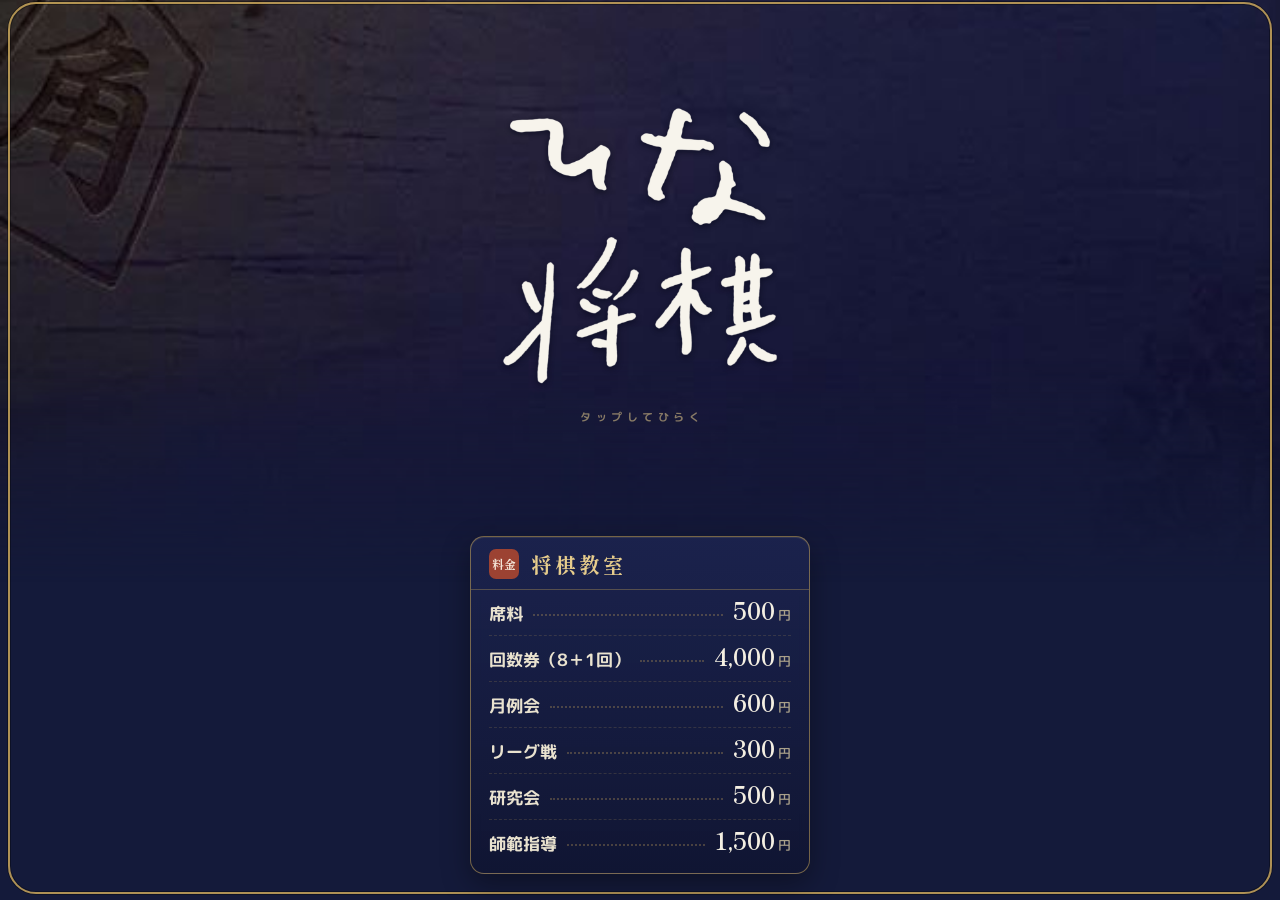
<file: index.html>
<!DOCTYPE html>
<html lang="ja">
<head>
<meta charset="utf-8">
<meta name="viewport" content="width=device-width, initial-scale=1, viewport-fit=cover">
<title>ひな将棋</title>
<meta name="description" content="ひなの将棋の記録。級の歴史、リーグ戦の勝率チェック、タイトル年表">
<meta name="theme-color" content="#141a3a">
<link rel="icon" href="./icon-192.png">
<link rel="apple-touch-icon" href="./apple-touch-icon.png">
<meta name="apple-mobile-web-app-title" content="ひな将棋">
<!-- ホーム画面に追加して開いたとき、時計や電池の帯の下まで画面を描く (app_template と同じ)。
     無いと iOS は帯の下からページを始め、帯を theme-color の板で塗る。
     上の安全域は site.css の env(safe-area-inset-top) で空けてある。
     iOS は追加したときの設定を覚えているので、前に追加したアイコンは作り直さないと変わらない -->
<meta name="apple-mobile-web-app-capable" content="yes">
<meta name="apple-mobile-web-app-status-bar-style" content="black-translucent">
<link rel="manifest" href="./app.webmanifest">
<link rel="preconnect" href="https://fonts.googleapis.com">
<link rel="preconnect" href="https://fonts.gstatic.com" crossorigin>
<link href="https://fonts.googleapis.com/css2?family=M+PLUS+Rounded+1c:wght@500;700;800&family=Shippori+Mincho+B1:wght@700&display=swap" rel="stylesheet">
<style>
/* ===========================================================
   タイトル画面。アイコンと同じ紺の盤と駒の絵を地にして、
   白い筆文字の「ひな将棋」と、教室の料金表をのせる。
   =========================================================== */
:root {
  --kon: #141a3a;          /* 地の紺 (アイコンと同じ) */
  --kon-2: #1d2552;
  --kin: #c9a65a;          /* 金のふち */
  --kin-hi: #e6cc8c;
  --kami: #fbf8f0;         /* 料金表の紙 */
  --sumi: #22284a;         /* 料金表の字 (紺がかった墨) */
  --usu: #8a8072;
  --shu: #c4553e;          /* 「料金」の判 */
  color-scheme: dark;
}
* { box-sizing: border-box; margin: 0; padding: 0; -webkit-tap-highlight-color: transparent; }
/* 対象は iPhone 16 Plus (430 x 932pt) だけ (app_template の決めごと)。
   ホーム画面から開くと、% や dvh で数えた高さが上の安全域ぶん足りない (873) ことがあるので、
   根っこを 100vh (932) にして position: relative を付け、全画面の物はその中に absolute で置く。
   この画面はすべらせないので、時計の帯の下まで絵を敷き、帯をふさぐ板は置かない */
html, body { height: 100vh; position: relative; overflow: hidden; overscroll-behavior: none; }
html { background: var(--kon); }
body {
  color: #f4efe2;
  font-family: "M PLUS Rounded 1c", "Hiragino Maru Gothic ProN", "BIZ UDPGothic", system-ui, sans-serif;
  font-weight: 700;
  background: radial-gradient(120% 70% at 50% 0, var(--kon-2), var(--kon) 70%) fixed, var(--kon);
}
.e {                       /* 盤と駒の絵。ふちを紺にぼかして、地になじませる */
  position: absolute; left: 50%; top: 0; transform: translateX(-50%);
  width: 100%; height: 66vh;   /* 16 Plus の縦長の画面に合わせて、絵を上の 3 分の 2 まで広げる */
  background: url(./title-bg.jpg) center / cover no-repeat;
  -webkit-mask-image: linear-gradient(180deg, #000 60%, transparent 98%);
          mask-image: linear-gradient(180deg, #000 60%, transparent 98%);
  pointer-events: none;
}
.waku {                    /* 金のふち。アイコンと同じ角丸の額。中身といっしょにのびる */
  position: absolute; left: 8px; right: 8px;
  top: calc(env(safe-area-inset-top) + 2px); bottom: calc(env(safe-area-inset-bottom) + 6px);
  padding: 10px 12px 18px;
  border: 2px solid rgba(201, 166, 90, .85); border-radius: 28px;
  box-shadow: inset 0 0 0 1px rgba(0, 0, 0, .35), 0 0 0 1px rgba(0, 0, 0, .35);
  display: flex; flex-direction: column; align-items: center;
}

/* ---------------- ロゴ ---------------- */
/* ロゴは、料金表より上の空きのまん中に置く (上下の auto で空きを分ける) */
.logo { margin-top: auto; width: 290px;   /* 「ひな / 将棋」の 2 段。16 Plus で高さ約 295 */ text-align: center; animation: fude .9s cubic-bezier(.2, .8, .3, 1) both; }
.logo img { display: block; width: 100%; height: auto; }
@keyframes fude { from { opacity: 0; transform: translateY(10px) scale(.96); filter: blur(3px); } to { opacity: 1; transform: none; filter: none; } }

/* ---------------- どこでもタップ ---------------- */
/* 画面ぜんたいが「ひなの歴史」へのリンク。ボタンは置かない */
a.waku { text-decoration: none; color: inherit; cursor: pointer; }
.tap { margin: 14px 0 auto; font-size: .7rem; letter-spacing: .4em; text-indent: .4em; color: rgba(230, 204, 140, .55);
  animation: rise .6s .3s both, iki 2.8s 1.2s ease-in-out infinite; }
@keyframes iki { 0%, 100% { opacity: .35; } 50% { opacity: .9; } }
@keyframes rise { from { opacity: 0; transform: translateY(12px); } to { opacity: 1; transform: none; } }

/* ---------------- 料金表 ---------------- */
/* 白い紙だと紺の地の上で光って見えるので、紺のすりガラスに金の線と生成りの字にする */
.ryoukin {
  width: 340px; margin-top: 22px; color: #e9e2cf;   /* 項目と金額が離れすぎないよう、はばをしぼる */
  background: linear-gradient(180deg, rgba(29, 37, 82, .78), rgba(16, 21, 50, .86));
  border: 1px solid rgba(201, 166, 90, .55); border-radius: 14px;
  box-shadow: 0 10px 28px rgba(0, 0, 0, .35), inset 0 1px 0 rgba(230, 204, 140, .12);
  -webkit-backdrop-filter: blur(6px); backdrop-filter: blur(6px);
  animation: rise .6s .4s both;
}
.ry-head { display: flex; align-items: center; gap: 12px; padding: 12px 18px 10px; border-bottom: 1px solid rgba(201, 166, 90, .35); }
.ry-han {
  width: 30px; height: 30px; border-radius: 7px; flex: none; display: grid; place-items: center;
  background: #9c4232; color: #f6e9dc; font-family: "Shippori Mincho B1", serif; font-size: .74rem; line-height: 1;
}
.ry-head h2 { font-family: "Shippori Mincho B1", "Hiragino Mincho ProN", "Yu Mincho", serif; font-size: 1.3rem; letter-spacing: .14em; color: var(--kin-hi); font-weight: 700; }
.ry-list { list-style: none; padding: 0 18px 8px; }
.ry-list li {
  display: flex; align-items: baseline; gap: 10px; padding: 9px 0;
  border-top: 1px dashed rgba(201, 166, 90, .18); font-size: 1.05rem;
}
.ry-list li:first-child { border-top: 0; }
.ry-list .ten { flex: 1; min-width: 16px; border-bottom: 2px dotted rgba(201, 166, 90, .3); transform: translateY(-4px); }
.ry-list .en { font-family: "Shippori Mincho B1", "Hiragino Mincho ProN", "Yu Mincho", serif; font-size: 1.45rem; line-height: 1; font-variant-numeric: tabular-nums; color: #f4efe2; }
.ry-list .en small { font-family: "M PLUS Rounded 1c", sans-serif; font-size: .8rem; font-weight: 500; color: #a9a08a; margin-left: 3px; }

a:focus-visible { outline: 3px solid var(--kin-hi); outline-offset: 2px; }
@media (prefers-reduced-motion: reduce) { *, *::before, *::after { animation: none !important; } }
</style>
</head>
<body>
<div class="e" aria-hidden="true"></div>

<a class="waku" href="./hina.html" aria-label="ひな将棋。おすと、ひなの歴史がひらく">
  <h1 class="logo">
    <img src="./title-logo.png" width="900" height="912" alt="ひな将棋">
  </h1>

  <p class="tap" aria-hidden="true">タップしてひらく</p>

  <section class="ryoukin" aria-labelledby="ry-title">
    <div class="ry-head">
      <span class="ry-han" aria-hidden="true">料金</span>
      <h2 id="ry-title">将棋教室</h2>
    </div>
    <ul class="ry-list" id="ry-list"></ul>
  </section>
</a>

<script>
/* 料金表。値段が変わったらここだけ直す */
const RYOUKIN = [
  ['席料', 500],
  ['回数券（8＋1回）', 4000],
  ['月例会', 600],
  ['リーグ戦', 300],
  ['研究会', 500],
  ['師範指導', 1500]
];
(function () {
  const ul = document.getElementById('ry-list');
  for (const [name, yen] of RYOUKIN) {
    const li = document.createElement('li');
    const n = document.createElement('span');
    n.textContent = name;
    const ten = document.createElement('span');
    ten.className = 'ten';
    const en = document.createElement('span');
    en.className = 'en';
    en.textContent = yen.toLocaleString('ja-JP');
    const u = document.createElement('small');
    u.textContent = '円';
    en.appendChild(u);
    li.append(n, ten, en);
    ul.appendChild(li);
  }
})();
</script>
</body>
</html>
</file>
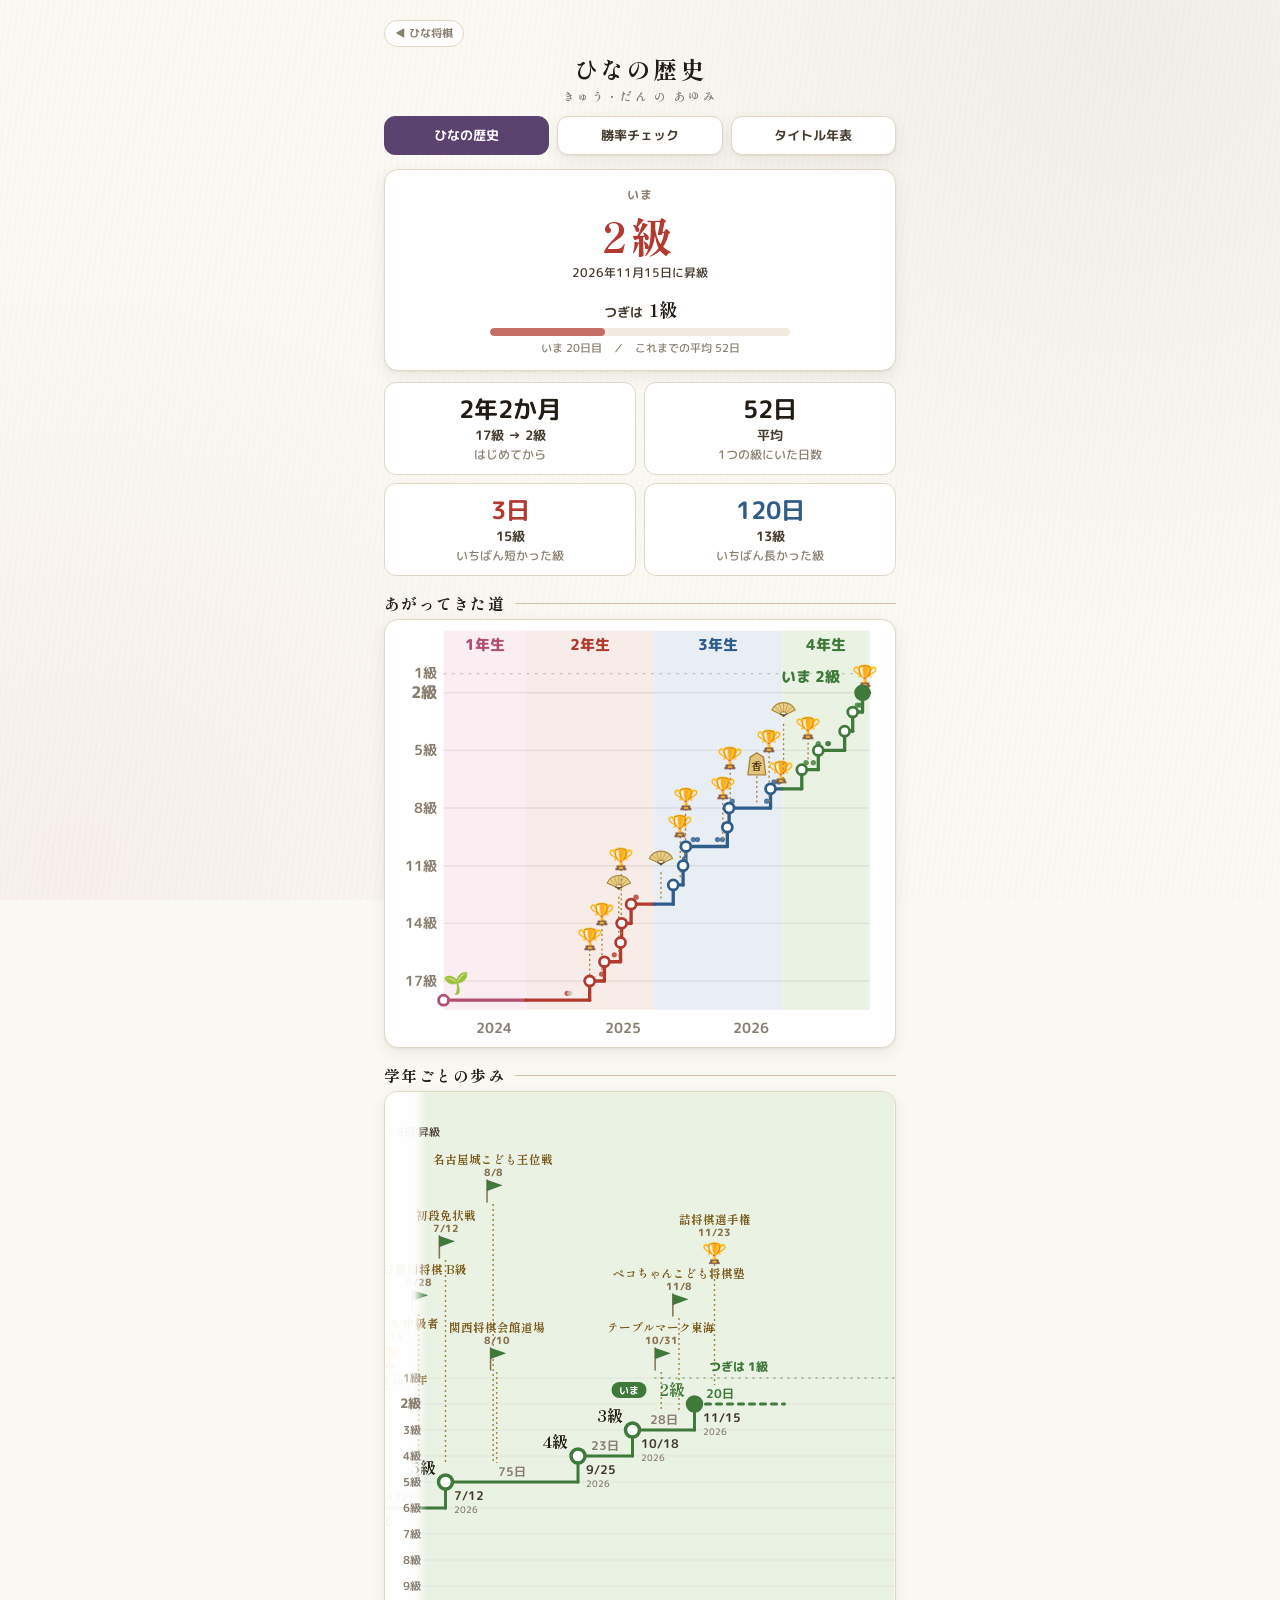
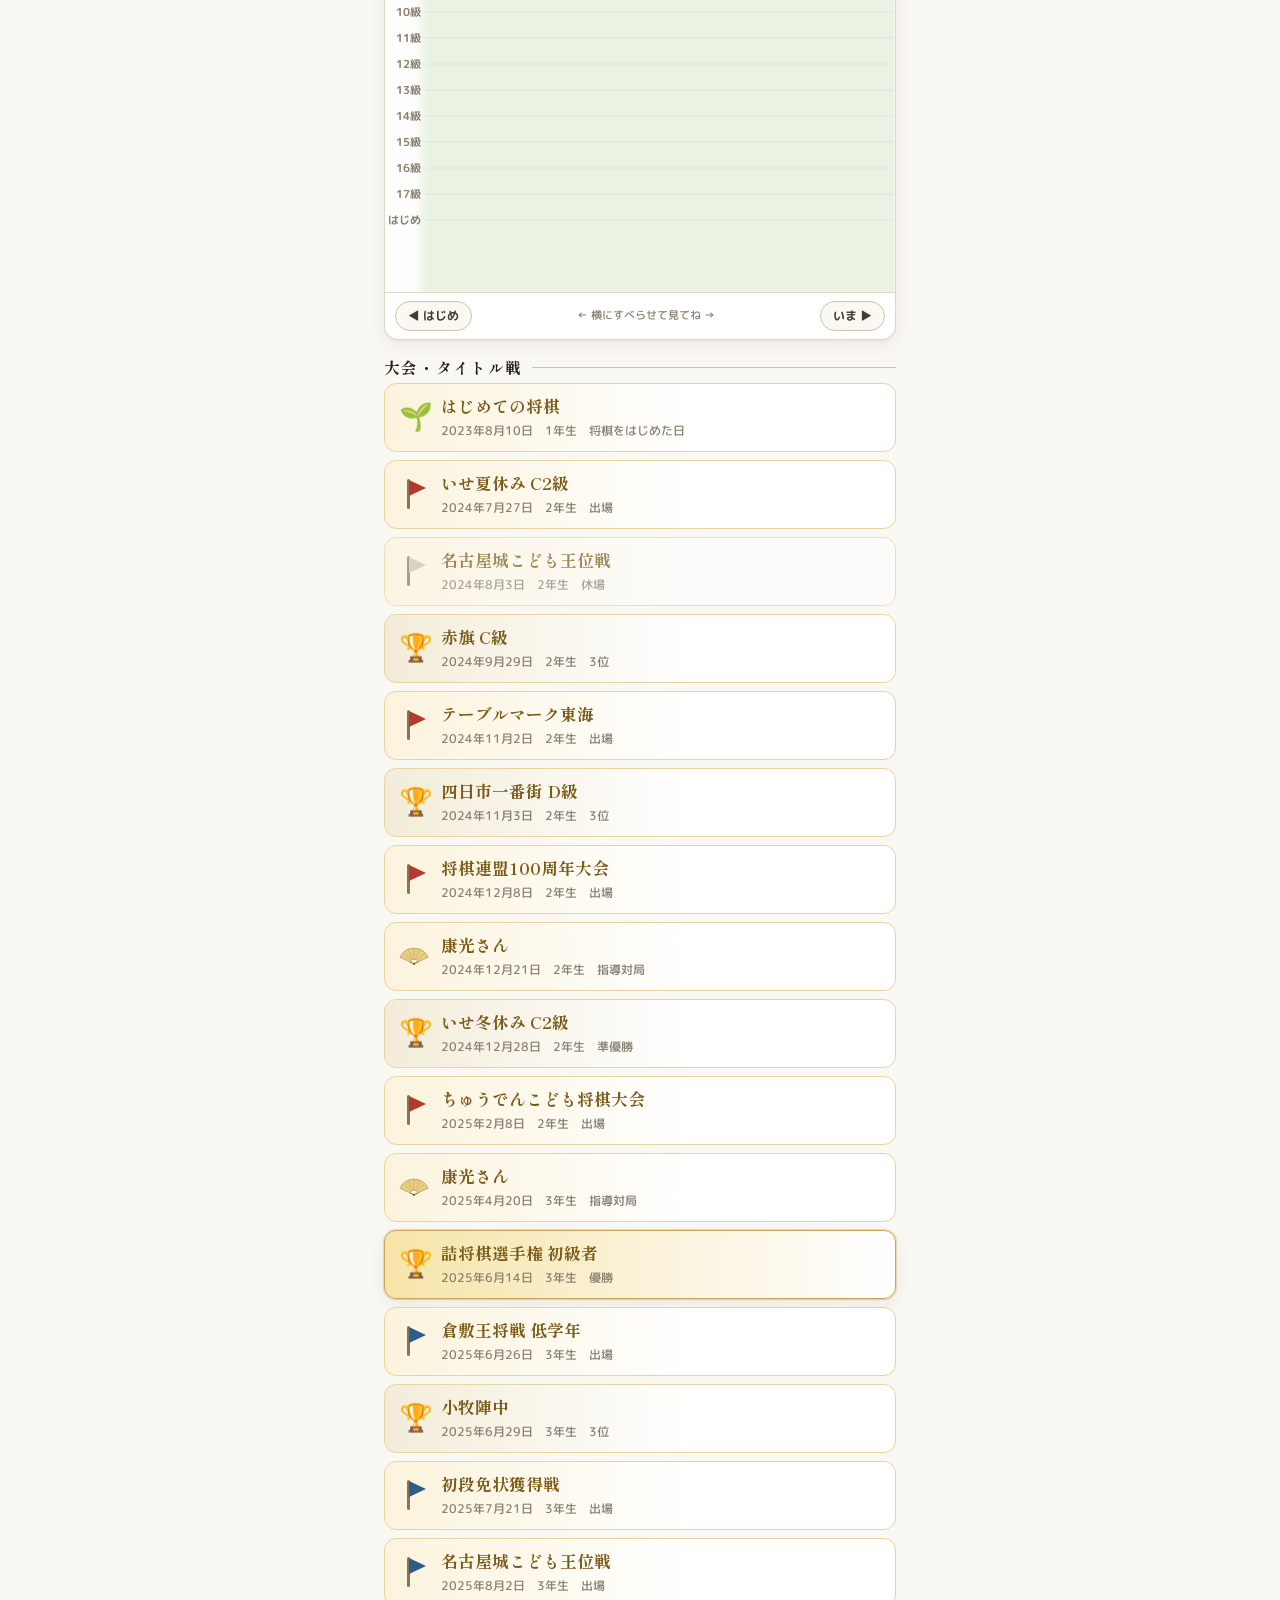
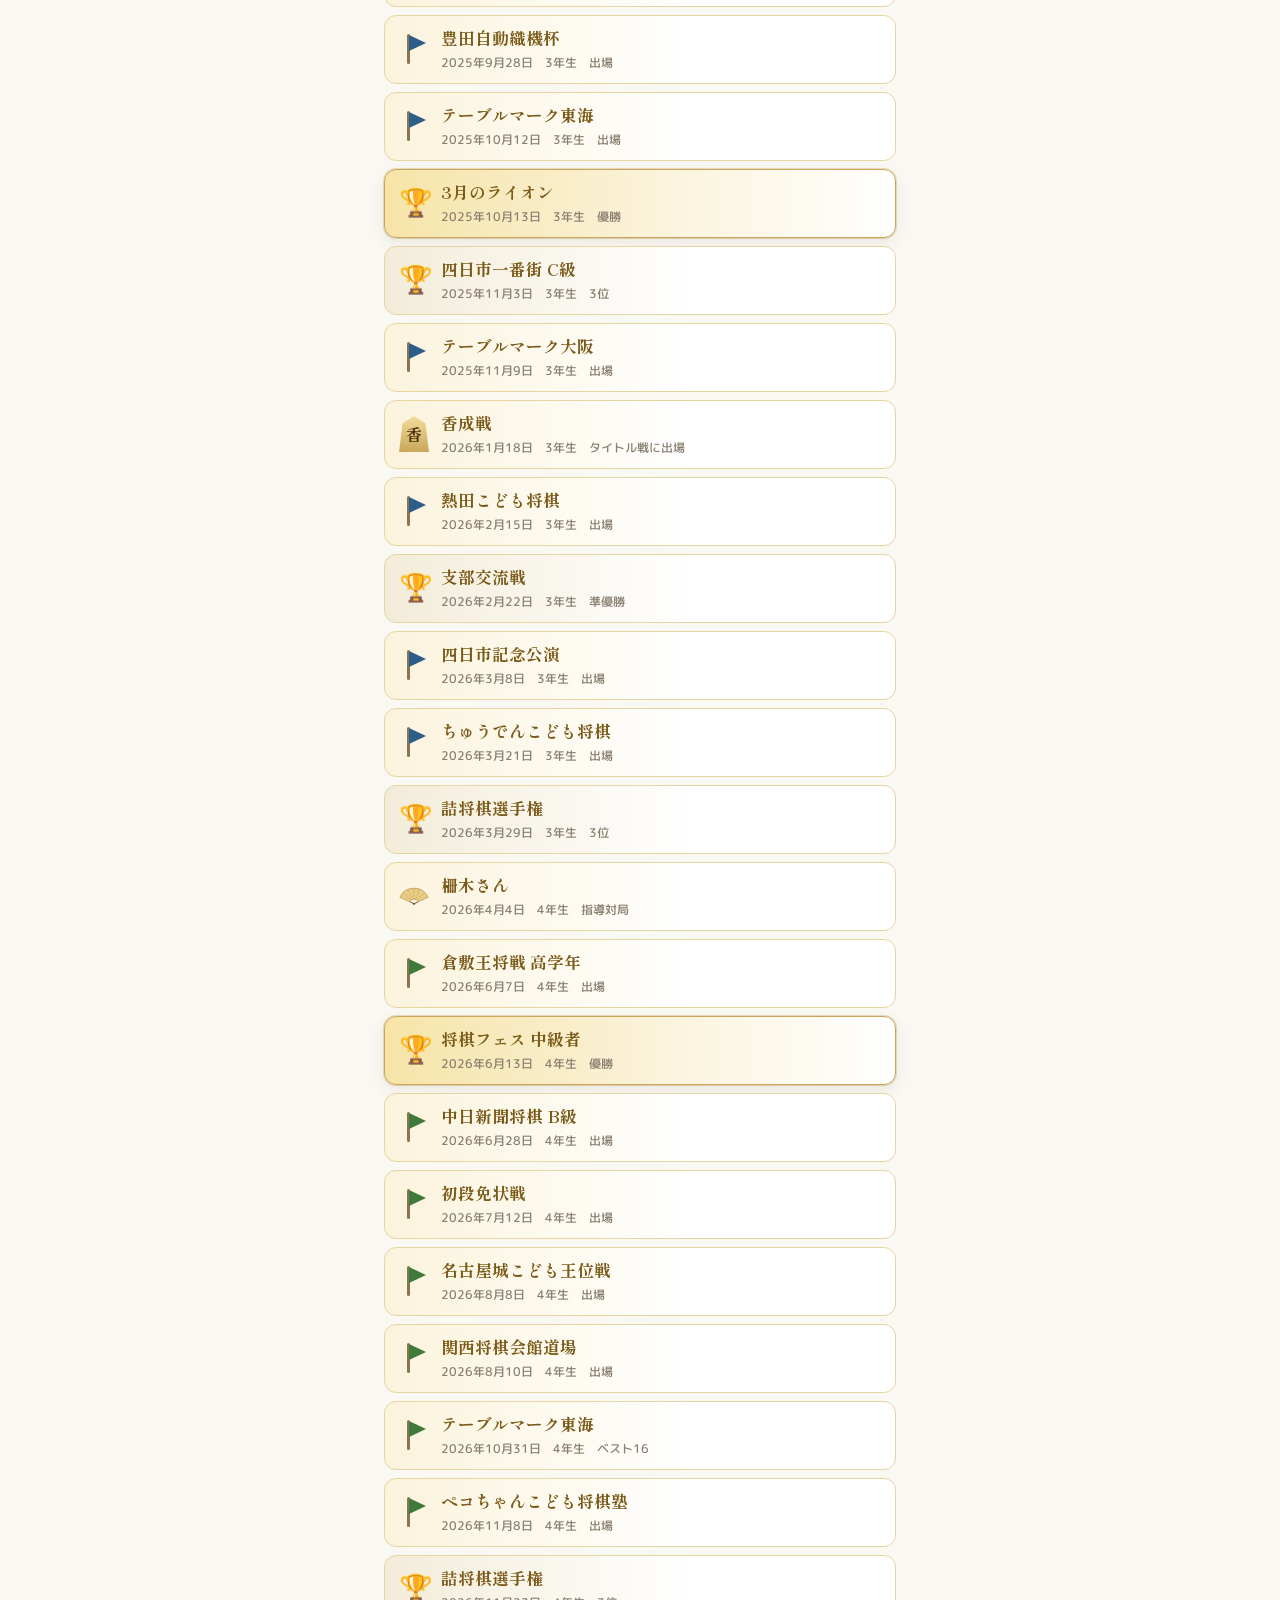
<file: kyu.html>
<!DOCTYPE html>
<html lang="ja">
<head>
<meta charset="utf-8">
<title>ひなの歴史 - ひな将棋</title>
<meta http-equiv="refresh" content="0; url=./hina.html">
<link rel="canonical" href="./hina.html">
<script>location.replace('./hina.html' + location.hash);</script>
</head>
<body>
<p>ひなの歴史は <a href="./hina.html">こちら</a> にうつりました。</p>
</body>
</html>
</file>
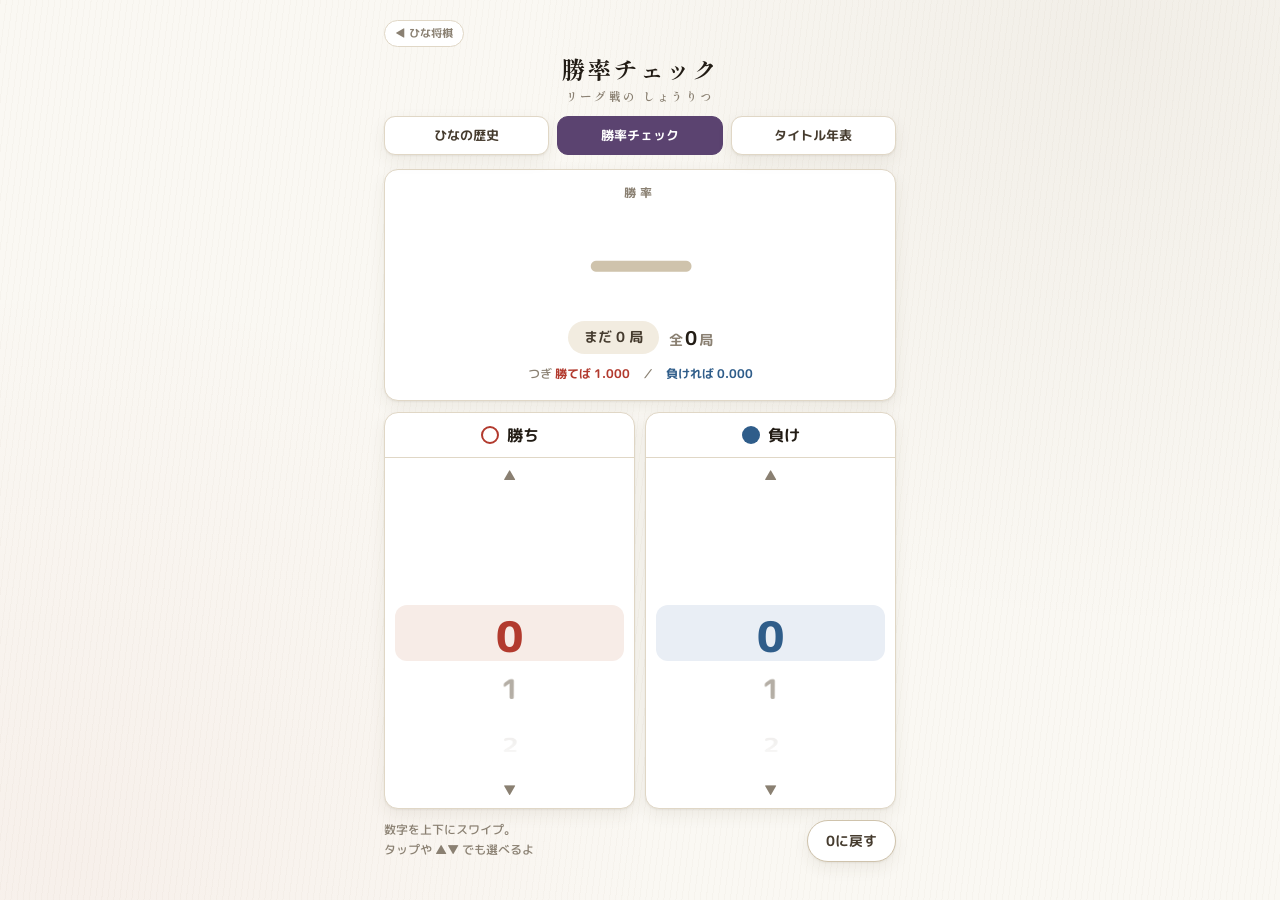
<file: shoritsu.html>
<!DOCTYPE html>
<html lang="ja">
<head>
<meta charset="utf-8">
<meta name="viewport" content="width=device-width, initial-scale=1, viewport-fit=cover">
<title>勝率チェック - ひな将棋</title>
<meta name="description" content="リーグ戦の勝ち・負けの数から、勝率と勝ち越しをすぐに出す">
<meta name="theme-color" content="#faf8f3">
<link rel="icon" href="./icon-192.png">
<link rel="apple-touch-icon" href="./apple-touch-icon.png">
<meta name="apple-mobile-web-app-title" content="ひな将棋">
<!-- ホーム画面に追加して開いたとき、時計や電池の帯の下まで画面を描く (app_template と同じ)。
     無いと iOS は帯の下からページを始め、帯を theme-color の板で塗る。
     上の安全域は site.css の env(safe-area-inset-top) で空けてある。
     iOS は追加したときの設定を覚えているので、前に追加したアイコンは作り直さないと変わらない -->
<meta name="apple-mobile-web-app-capable" content="yes">
<meta name="apple-mobile-web-app-status-bar-style" content="black-translucent">
<link rel="manifest" href="./app.webmanifest">
<link rel="preconnect" href="https://fonts.googleapis.com">
<link rel="preconnect" href="https://fonts.gstatic.com" crossorigin>
<link href="https://fonts.googleapis.com/css2?family=M+PLUS+Rounded+1c:wght@500;700;800&family=Shippori+Mincho+B1:wght@700&display=swap" rel="stylesheet">
<link rel="stylesheet" href="./site.css">
<style>
/* ---------------- 勝率チェック ---------------- */

/* 勝ちは朱、負けは藍。○● の印とそろえる */
:root { --kachi: var(--shu); --make: var(--ai); --row: 56px; }

.r-card {
  background: var(--kami-2); border: 1px solid var(--sen); border-radius: var(--radius);
  box-shadow: var(--shadow); padding: 14px 12px 16px; text-align: center;
}
.r-label { font-size: .76rem; color: var(--usu); letter-spacing: .3em; }
.r-rate {
  font-family: "M PLUS Rounded 1c", system-ui, sans-serif; font-weight: 800;
  font-size: clamp(4.2rem, 24vw, 6.6rem); line-height: 1.05; color: var(--sumi);
  letter-spacing: -.02em; font-variant-numeric: tabular-nums;
}
.r-rate.is-none { color: var(--sen-2); }
.r-meta { display: flex; justify-content: center; align-items: center; gap: 10px; margin-top: 8px; flex-wrap: wrap; }
.r-chip { font-size: .9rem; padding: 6px 16px; border-radius: 999px; background: var(--kami-3); color: var(--sumi-2); }
.r-chip.is-kachi { background: var(--shu-usu); color: var(--kachi); }
.r-chip.is-make { background: #e6edf5; color: var(--make); }
.r-total { font-size: .86rem; color: var(--usu); }
.r-total b { font-size: 1.2rem; color: var(--sumi); margin: 0 2px; }
.r-next { margin-top: 10px; font-size: .74rem; font-weight: 500; color: var(--usu); line-height: 1.7; }
.r-next b { font-weight: 700; }
.r-next .k { color: var(--kachi); }
.r-next .m { color: var(--make); }

.r-drums { display: grid; grid-template-columns: 1fr 1fr; gap: 10px; }
.r-col {
  background: var(--kami-2); border: 1px solid var(--sen); border-radius: var(--radius);
  box-shadow: var(--shadow); overflow: hidden; display: flex; flex-direction: column;
}
.r-head {
  display: flex; align-items: center; justify-content: center; gap: 8px;
  padding: 11px 0 10px; border-bottom: 1px solid var(--sen); font-size: 1rem; color: var(--sumi);
}
.r-mark { width: 18px; height: 18px; border-radius: 50%; }
.is-kachi .r-mark { border: 2.5px solid var(--kachi); }
.is-make .r-mark { background: var(--make); }

.r-step {
  font: inherit; font-size: .8rem; color: var(--usu); background: none; border: 0; cursor: pointer;
  padding: 8px 0; width: 100%;
}
.r-step:active { color: var(--sumi); }

/* ドラム本体。ネイティブのスクロールに吸着させて、指で回したときの慣性をそのまま使う */
.drum { position: relative; height: calc(var(--row) * 5); }
.drum-band {                         /* まん中の帯。数字の下に敷く */
  position: absolute; left: 10px; right: 10px; top: calc(var(--row) * 2); height: var(--row);
  border-radius: 12px; pointer-events: none;
}
.is-kachi .drum-band { background: var(--shu-usu); }
.is-make .drum-band { background: #e9eef5; }
.drum-scroll {
  position: absolute; inset: 0; overflow-y: scroll; scroll-snap-type: y mandatory;
  scrollbar-width: none; overscroll-behavior: contain; outline: none;
  -webkit-mask-image: linear-gradient(transparent, #000 28%, #000 72%, transparent);
          mask-image: linear-gradient(transparent, #000 28%, #000 72%, transparent);
}
.drum-scroll::-webkit-scrollbar { display: none; }
.drum-pad { height: calc(var(--row) * 2); }
.drum-item {
  height: var(--row); display: grid; place-items: center; scroll-snap-align: center;
  font-family: "M PLUS Rounded 1c", system-ui, sans-serif; font-weight: 700; font-size: 2rem;
  color: var(--usu); cursor: pointer; font-variant-numeric: tabular-nums;
  transform-origin: center; will-change: transform, opacity; user-select: none;
}
.drum-item.is-on { font-weight: 800; font-size: 2.6rem; }
.is-kachi .drum-item.is-on { color: var(--kachi); }
.is-make .drum-item.is-on { color: var(--make); }
.drum-scroll:focus-visible + .drum-ring { display: block; }
.drum-ring {
  display: none; position: absolute; left: 10px; right: 10px; top: calc(var(--row) * 2); height: var(--row);
  border: 3px solid var(--shu); border-radius: 12px; pointer-events: none;
}

.r-foot { display: flex; align-items: center; gap: 10px; }
.r-hint { flex: 1; font-size: .72rem; font-weight: 500; color: var(--usu); line-height: 1.7; }
.r-reset {
  font: inherit; font-size: .86rem; color: var(--sumi-2); cursor: pointer; padding: 10px 18px;
  background: var(--kami-2); border: 1px solid var(--sen-2); border-radius: 999px; box-shadow: var(--shadow);
}
.r-reset:active { transform: translateY(1px); }
</style>
</head>
<body>

<div id="app">
  <header class="site-head">
    <a class="site-home" href="./" aria-label="タイトル画面へ">◀ ひな将棋</a>
    <h1 class="site-title">勝率チェック<small>リーグ戦の しょうりつ</small></h1>
    <nav class="site-nav">
      <a href="./hina.html">ひなの歴史</a>
      <a href="./shoritsu.html" aria-current="page">勝率チェック</a>
      <a href="./titles.html">タイトル年表</a>
    </nav>
  </header>

  <section class="screen is-active" id="screen-rate">
    <div class="r-card" aria-live="polite">
      <div class="r-label">勝率</div>
      <div class="r-rate" id="rate">—</div>
      <div class="r-meta">
        <span class="r-chip" id="chip">まだ 0 局</span>
        <span class="r-total">全<b id="total">0</b>局</span>
      </div>
      <p class="r-next" id="next"></p>
    </div>

    <div class="r-drums">
      <div class="r-col is-kachi" id="col-win"></div>
      <div class="r-col is-make" id="col-lose"></div>
    </div>

    <div class="r-foot">
      <p class="r-hint">数字を上下にスワイプ。<br>タップや ▲▼ でも選べるよ</p>
      <button class="r-reset" id="reset" type="button">0に戻す</button>
    </div>
  </section>
</div>

<script>
(function () {
  'use strict';
  const $ = (id) => document.getElementById(id);
  const MAX = 99;
  const STORE = 'shogi-nenpyo/shoritsu';
  const reduce = window.matchMedia('(prefers-reduced-motion: reduce)').matches;

  function el(tag, cls, text) {
    const e = document.createElement(tag);
    if (cls) e.className = cls;
    if (text !== undefined) e.textContent = text;
    return e;
  }

  /** 勝率は将棋のならわしどおり小数3けた (0.667)。0局のときは出さない */
  function rateText(w, l) {
    if (w + l === 0) return '—';
    return (w / (w + l)).toFixed(3);
  }

  /**
   * ドラム式の数字えらび。
   * ふつうのスクロールに scroll-snap で吸着させ、まん中に来た数字を「えらんだ数」とする。
   * 上下の数字は、まん中からの距離に合わせて小さく・うすく・寝かせて、筒が回っているように見せる。
   */
  function makeDrum(col, label, mark, onChange) {
    const head = el('div', 'r-head');
    head.appendChild(el('span', 'r-mark'));
    head.appendChild(document.createTextNode(label));
    col.appendChild(head);

    const up = el('button', 'r-step', '▲');
    up.type = 'button';
    up.setAttribute('aria-label', label + 'を1へらす');
    col.appendChild(up);

    const drum = el('div', 'drum');
    drum.appendChild(el('div', 'drum-band'));
    const sc = el('div', 'drum-scroll');
    sc.tabIndex = 0;
    sc.setAttribute('role', 'spinbutton');
    sc.setAttribute('aria-label', label + 'の数');
    sc.setAttribute('aria-valuemin', '0');
    sc.setAttribute('aria-valuemax', String(MAX));
    sc.setAttribute('aria-valuenow', '0');
    sc.appendChild(el('div', 'drum-pad'));
    const items = [];
    for (let i = 0; i <= MAX; i++) {
      const it = el('div', 'drum-item', String(i));
      it.addEventListener('click', () => set(i, true));
      sc.appendChild(it);
      items.push(it);
    }
    sc.appendChild(el('div', 'drum-pad'));
    drum.appendChild(sc);
    drum.appendChild(el('div', 'drum-ring'));
    col.appendChild(drum);

    const down = el('button', 'r-step', '▼');
    down.type = 'button';
    down.setAttribute('aria-label', label + 'を1ふやす');
    col.appendChild(down);

    let value = 0;
    let target = null;      // ▲▼ を続けて押したとき、回っている途中の数ではなく行き先から数える
    let raf = 0;
    const rowH = () => items[0].offsetHeight;

    function paint() {
      raf = 0;
      const h = rowH();
      const pos = sc.scrollTop / h;              // いまの位置 (小数)
      const near = Math.round(pos);
      const from = Math.max(0, near - 4), to = Math.min(MAX, near + 4);
      for (let i = from; i <= to; i++) {
        const d = i - pos;                       // まん中からの距離 (段)
        const a = Math.min(Math.abs(d), 2.6);
        const it = items[i];
        it.style.opacity = String(Math.max(0.12, 1 - a * 0.36));
        it.style.transform = reduce ? '' : 'perspective(300px) rotateX(' + (-d * 22).toFixed(1) + 'deg) scale(' + (1 - a * 0.08).toFixed(3) + ')';
        it.classList.toggle('is-on', i === near);
      }
      // ちょうど止まった数を反映する (吸着の途中でもまん中に来た数で計算を出す)
      if (near !== value && near >= 0 && near <= MAX) {
        value = near;
        sc.setAttribute('aria-valuenow', String(value));
        if (navigator.vibrate) { try { navigator.vibrate(4); } catch (e) { /* できない端末は無視 */ } }
        onChange(value);
      }
      if (target === value) target = null;
    }
    sc.addEventListener('scroll', () => { if (!raf) raf = requestAnimationFrame(paint); }, { passive: true });

    function set(v, smooth) {
      v = Math.max(0, Math.min(MAX, v));
      target = smooth ? v : null;
      sc.scrollTo({ top: v * rowH(), behavior: smooth && !reduce ? 'smooth' : 'auto' });
      if (!smooth) paint();
    }
    const base = () => (target === null ? value : target);
    up.addEventListener('click', () => set(base() - 1, true));
    down.addEventListener('click', () => set(base() + 1, true));
    sc.addEventListener('keydown', (e) => {
      if (e.key === 'ArrowUp') { set(base() - 1, true); e.preventDefault(); }
      if (e.key === 'ArrowDown') { set(base() + 1, true); e.preventDefault(); }
    });
    // 指やホイールで回しはじめたら、行き先の予約はすてる
    for (const ev of ['touchstart', 'wheel', 'pointerdown']) sc.addEventListener(ev, () => { target = null; }, { passive: true });
    return { set: set, get: () => value, paint: paint };
  }

  let win = 0, lose = 0;
  function update() {
    const n = win + lose;
    const r = $('rate');
    r.textContent = rateText(win, lose);
    r.classList.toggle('is-none', n === 0);
    $('total').textContent = String(n);
    const chip = $('chip');
    const sa = win - lose;
    chip.className = 'r-chip' + (sa > 0 ? ' is-kachi' : sa < 0 ? ' is-make' : '');
    chip.textContent = n === 0 ? 'まだ 0 局' : sa > 0 ? sa + 'つ 勝ち越し' : sa < 0 ? (-sa) + 'つ 負け越し' : '五分（指し分け）';

    // つぎの1局でどうなるか
    const next = $('next');
    next.innerHTML = '';
    next.append('つぎ ');
    const k = el('b', 'k', '勝てば ' + rateText(win + 1, lose));
    const m = el('b', 'm', '負ければ ' + rateText(win, lose + 1));
    next.append(k, '　／　', m);
    try { localStorage.setItem(STORE, JSON.stringify({ win: win, lose: lose })); } catch (e) { /* 保存できなくても動く */ }
  }

  const dw = makeDrum($('col-win'), '勝ち', '○', (v) => { win = v; update(); });
  const dl = makeDrum($('col-lose'), '負け', '●', (v) => { lose = v; update(); });

  $('reset').addEventListener('click', () => { dw.set(0, true); dl.set(0, true); });

  // 前に開いたときの数をもどす (この端末だけ)
  let saved = null;
  try { saved = JSON.parse(localStorage.getItem(STORE) || 'null'); } catch (e) { saved = null; }
  requestAnimationFrame(() => {
    dw.set(saved && Number.isInteger(saved.win) ? saved.win : 0, false);
    dl.set(saved && Number.isInteger(saved.lose) ? saved.lose : 0, false);
    dw.paint(); dl.paint();
    update();
  });

  window.__rate = { win: dw, lose: dl, rateText: rateText };
})();
</script>
</body>
</html>
</file>
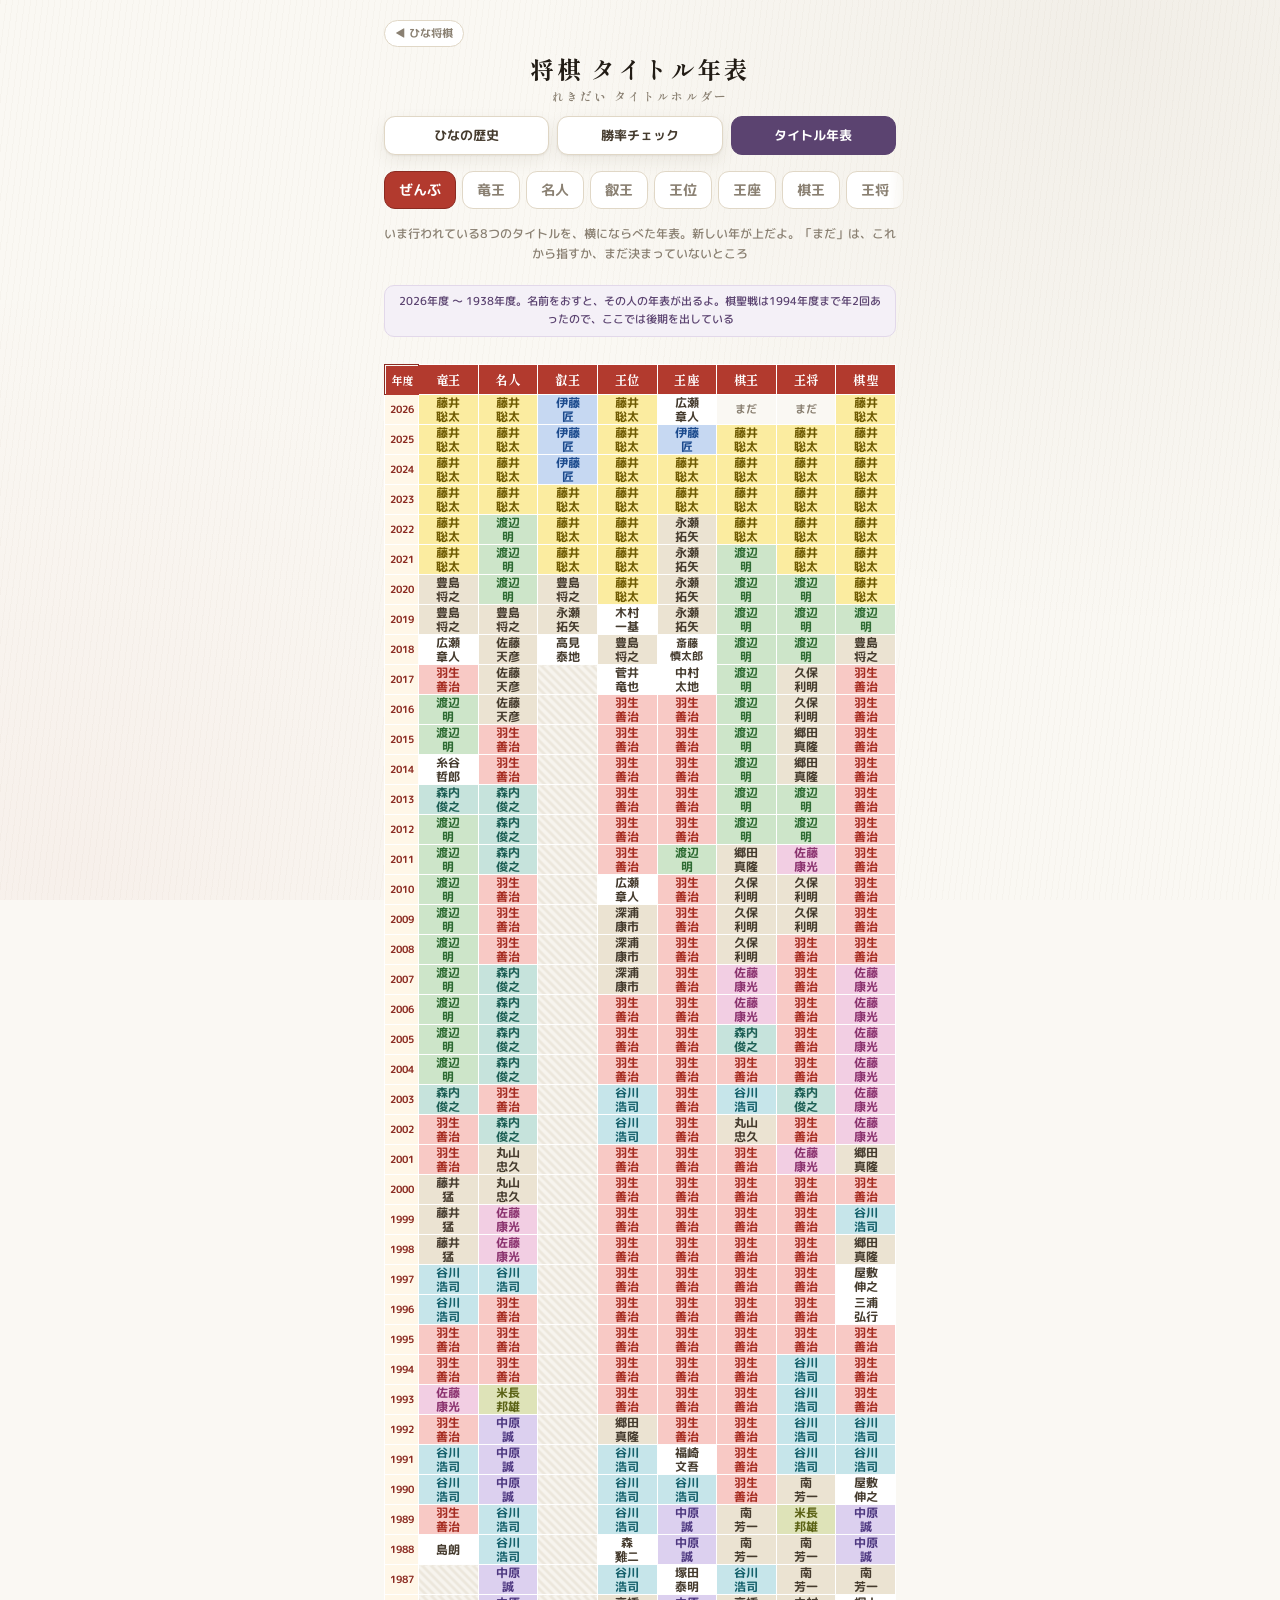
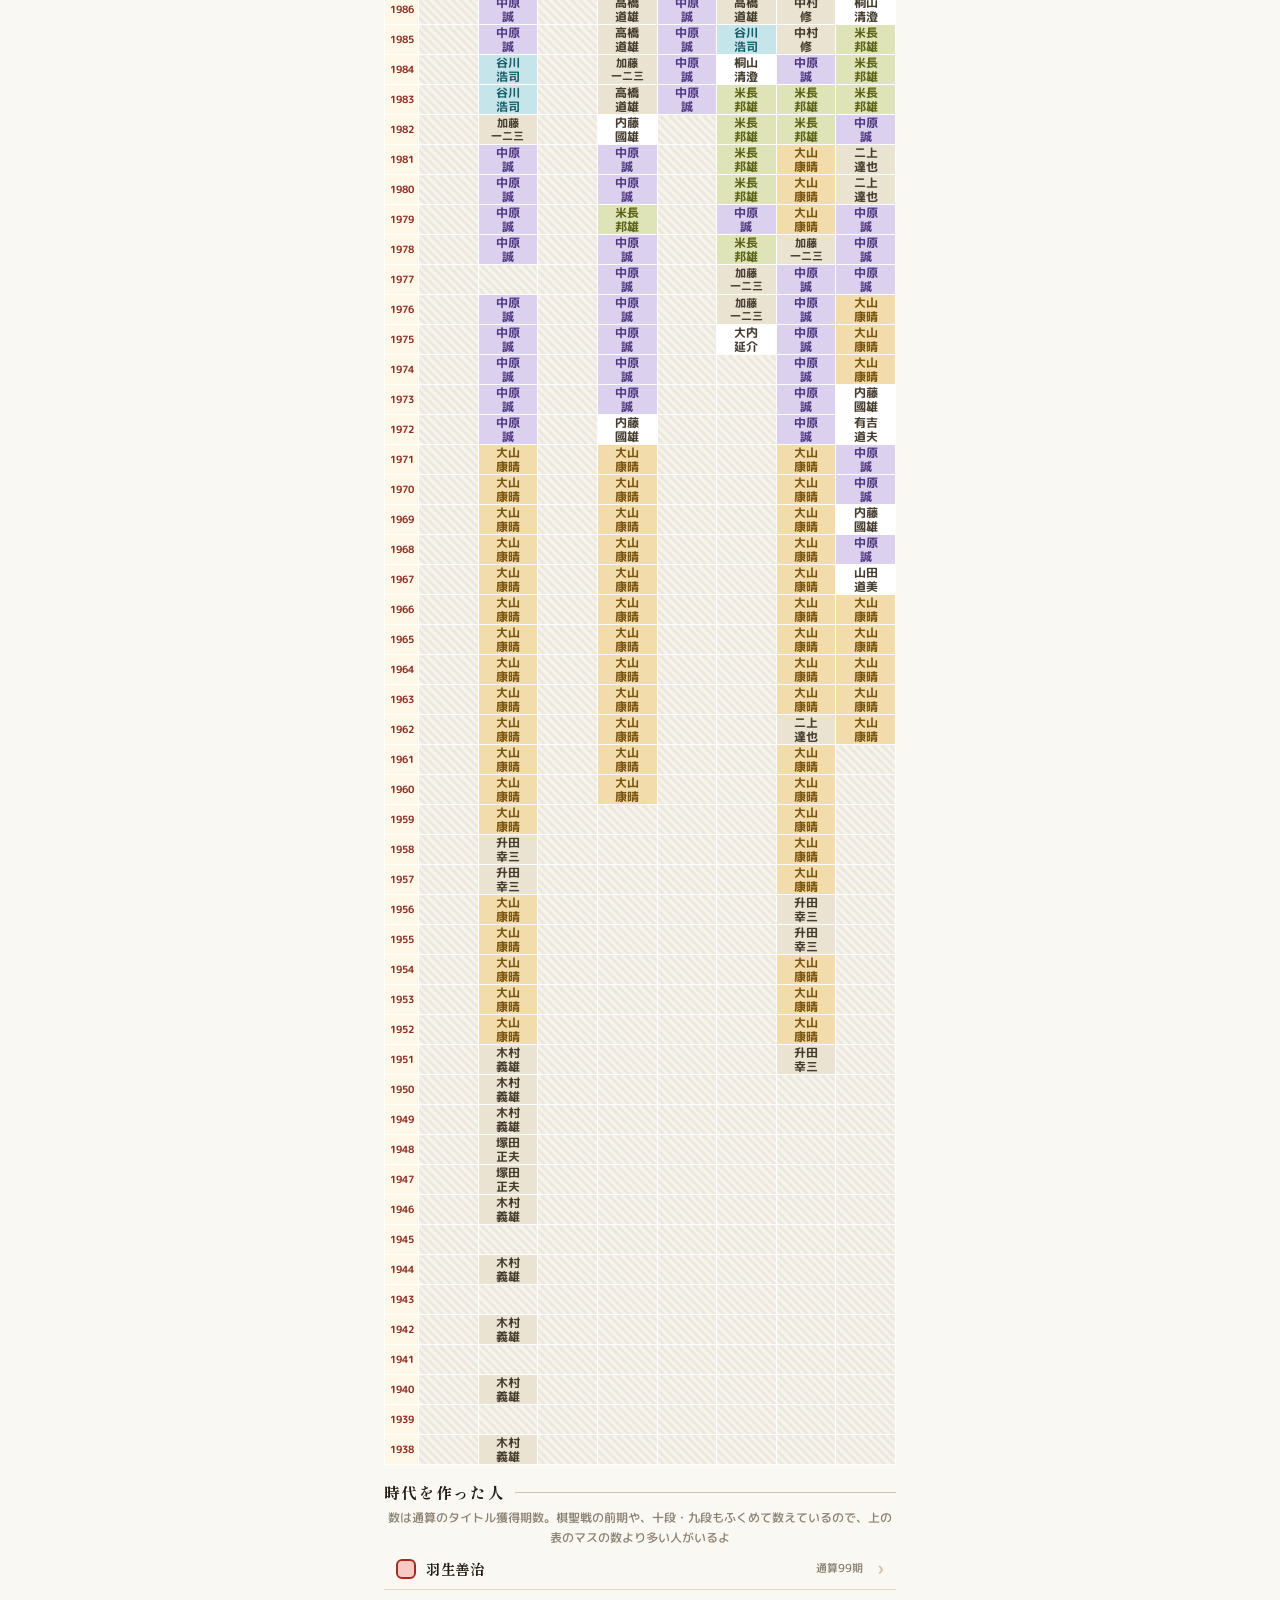
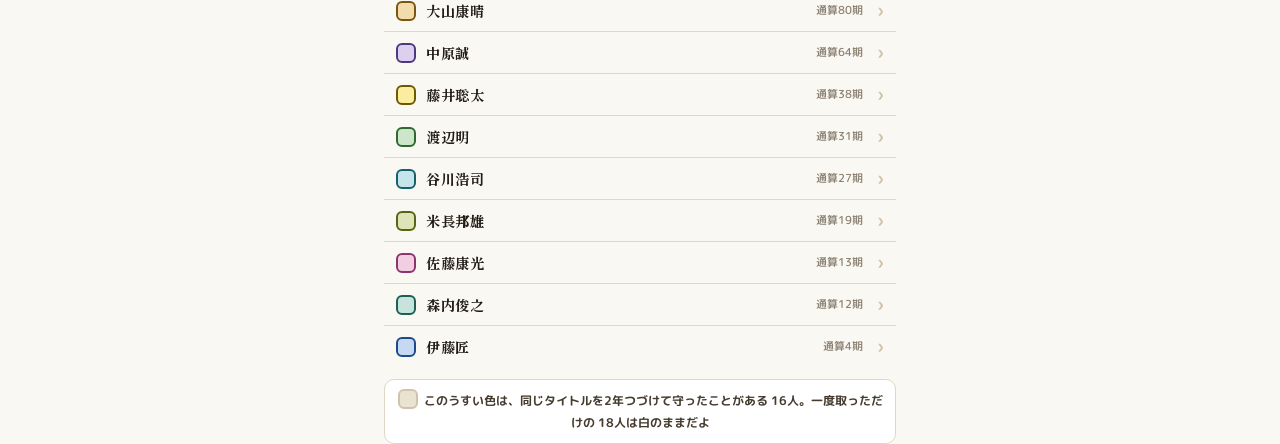
<file: titles.html>
<!DOCTYPE html>
<html lang="ja">
<head>
<meta charset="utf-8">
<meta name="viewport" content="width=device-width, initial-scale=1, viewport-fit=cover">
<title>タイトル年表 - ひな将棋</title>
<meta name="description" content="将棋の八大タイトル、歴代タイトルホルダーの年表">
<meta name="theme-color" content="#faf8f3">
<link rel="icon" href="./icon-192.png">
<link rel="apple-touch-icon" href="./apple-touch-icon.png">
<meta name="apple-mobile-web-app-title" content="ひな将棋">
<!-- ホーム画面に追加して開いたとき、時計や電池の帯の下まで画面を描く (app_template と同じ)。
     無いと iOS は帯の下からページを始め、帯を theme-color の板で塗る。
     上の安全域は site.css の env(safe-area-inset-top) で空けてある。
     iOS は追加したときの設定を覚えているので、前に追加したアイコンは作り直さないと変わらない -->
<meta name="apple-mobile-web-app-capable" content="yes">
<meta name="apple-mobile-web-app-status-bar-style" content="black-translucent">
<link rel="manifest" href="./app.webmanifest">
<link rel="preconnect" href="https://fonts.googleapis.com">
<link rel="preconnect" href="https://fonts.gstatic.com" crossorigin>
<link href="https://fonts.googleapis.com/css2?family=M+PLUS+Rounded+1c:wght@500;700;800&family=Shippori+Mincho+B1:wght@700&display=swap" rel="stylesheet">
<link rel="stylesheet" href="./site.css">
</head>
<body>

<div id="app">
  <header class="site-head">
    <a class="site-home" href="./" aria-label="タイトル画面へ">◀ ひな将棋</a>
    <h1 class="site-title">将棋 タイトル年表<small>れきだい タイトルホルダー</small></h1>
    <nav class="site-nav">
      <a href="./hina.html">ひなの歴史</a>
      <a href="./shoritsu.html">勝率チェック</a>
      <a href="./titles.html" aria-current="page">タイトル年表</a>
    </nav>
  </header>

  <section class="screen is-active" id="screen-nenpyo">
    <div class="hud" hidden>
      <span class="hud-score" id="nenpyo-count"></span>
    </div>
    <div class="tabs" id="nenpyo-tabs"></div>
    <p class="zukan-note" id="nenpyo-note"></p>
    <p class="n-range" id="nenpyo-range"></p>
    <p class="n-pick" id="nenpyo-pick" hidden></p>
    <div id="nenpyo-list"></div>
  </section>
</div>

<script>
/*!
 * titles.js — 歴代タイトルホルダーの年表。
 *
 * ★ このファイルだけは、将棋エンジンで検算できない ★
 * 囲い・手筋・戦法は core.js が実際に指して確かめているが、
 * 「何年度に誰がタイトルを取ったか」は将棋のルールから導けない。
 * だから外の記録を写して入れる。名前が合っているかは写す人の責任。
 * 写しまちがい (年のとばし・重複・逆順、名前のゆれ、肩書きの混入) だけは
 * (テストは元の app_template 側にある)。
 *
 * 1 行は「開催年度 + 名前」。棋聖戦は 1994年度まで 1 年に 2 回あったので、
 * 年のうしろに 前 / 後 を付けて 2 行書く。
 *   '1988 島朗'  '1994前 羽生善治'  '1994後 羽生善治'
 *
 * 年がとぶところは gaps に理由を書く。書いていない飛びはテストが落とす
 * (写すときに 1 行落としたのか、ほんとうに行われなかったのかを区別するため)。
 *
 * 入れていないもの:
 *   - タイトル戦になる前の一般棋戦 (王座戦の1982年度まで、叡王戦の2016年度まで など)
 *   - まだ終わっていない年度
 */
(function (root, factory) {
  'use strict';
  if (typeof module === 'object' && typeof module.exports === 'object') {
    module.exports = factory();
  } else {
    root.Titles = factory();
  }
})(typeof globalThis !== 'undefined' ? globalThis : this, function () {
  'use strict';

  const KISEN = [
    { key: 'ryuou', name: '竜王', kana: 'りゅうおう',
      note: '賞金がいちばん高いタイトル。1988年度に十段戦から生まれかわった',
      gaps: null,
      rows: [
      '1988 島朗', '1989 羽生善治', '1990 谷川浩司', '1991 谷川浩司',
      '1992 羽生善治', '1993 佐藤康光', '1994 羽生善治', '1995 羽生善治',
      '1996 谷川浩司', '1997 谷川浩司', '1998 藤井猛', '1999 藤井猛',
      '2000 藤井猛', '2001 羽生善治', '2002 羽生善治', '2003 森内俊之',
      '2004 渡辺明', '2005 渡辺明', '2006 渡辺明', '2007 渡辺明',
      '2008 渡辺明', '2009 渡辺明', '2010 渡辺明', '2011 渡辺明',
      '2012 渡辺明', '2013 森内俊之', '2014 糸谷哲郎', '2015 渡辺明',
      '2016 渡辺明', '2017 羽生善治', '2018 広瀬章人', '2019 豊島将之',
      '2020 豊島将之', '2021 藤井聡太', '2022 藤井聡太', '2023 藤井聡太',
      '2024 藤井聡太', '2025 藤井聡太', '2026 藤井聡太'
      ] },
    { key: 'meijin', name: '名人', kana: 'めいじん',
      note: 'いちばん古いタイトル。順位戦のA級で1位になった人だけが挑戦できる',
      gaps: { 1939: '名人戦は2年に1回だった', 1941: '名人戦は2年に1回だった', 1943: '名人戦は2年に1回だった', 1945: '戦争で名人戦が中止になった', 1977: '主催する新聞社が変わり、この年度は名人戦が行われなかった' },
      rows: [
      '1938 木村義雄', '1940 木村義雄', '1942 木村義雄', '1944 木村義雄',
      '1946 木村義雄', '1947 塚田正夫', '1948 塚田正夫', '1949 木村義雄',
      '1950 木村義雄', '1951 木村義雄', '1952 大山康晴', '1953 大山康晴',
      '1954 大山康晴', '1955 大山康晴', '1956 大山康晴', '1957 升田幸三',
      '1958 升田幸三', '1959 大山康晴', '1960 大山康晴', '1961 大山康晴',
      '1962 大山康晴', '1963 大山康晴', '1964 大山康晴', '1965 大山康晴',
      '1966 大山康晴', '1967 大山康晴', '1968 大山康晴', '1969 大山康晴',
      '1970 大山康晴', '1971 大山康晴', '1972 中原誠', '1973 中原誠',
      '1974 中原誠', '1975 中原誠', '1976 中原誠', '1978 中原誠',
      '1979 中原誠', '1980 中原誠', '1981 中原誠', '1982 加藤一二三',
      '1983 谷川浩司', '1984 谷川浩司', '1985 中原誠', '1986 中原誠',
      '1987 中原誠', '1988 谷川浩司', '1989 谷川浩司', '1990 中原誠',
      '1991 中原誠', '1992 中原誠', '1993 米長邦雄', '1994 羽生善治',
      '1995 羽生善治', '1996 羽生善治', '1997 谷川浩司', '1998 佐藤康光',
      '1999 佐藤康光', '2000 丸山忠久', '2001 丸山忠久', '2002 森内俊之',
      '2003 羽生善治', '2004 森内俊之', '2005 森内俊之', '2006 森内俊之',
      '2007 森内俊之', '2008 羽生善治', '2009 羽生善治', '2010 羽生善治',
      '2011 森内俊之', '2012 森内俊之', '2013 森内俊之', '2014 羽生善治',
      '2015 羽生善治', '2016 佐藤天彦', '2017 佐藤天彦', '2018 佐藤天彦',
      '2019 豊島将之', '2020 渡辺明', '2021 渡辺明', '2022 渡辺明',
      '2023 藤井聡太', '2024 藤井聡太', '2025 藤井聡太', '2026 藤井聡太'
      ] },
    { key: 'eiou', name: '叡王', kana: 'えいおう',
      note: 'いちばん新しいタイトル。2018年度からタイトル戦になった',
      gaps: null,
      rows: [
      '2018 高見泰地', '2019 永瀬拓矢', '2020 豊島将之', '2021 藤井聡太',
      '2022 藤井聡太', '2023 藤井聡太', '2024 伊藤匠', '2025 伊藤匠',
      '2026 伊藤匠'
      ] },
    { key: 'oui', name: '王位', kana: 'おうい',
      note: '挑戦者は、紅組と白組に分かれたリーグ戦で決める。1960年度からタイトル戦',
      gaps: null,
      rows: [
      '1960 大山康晴', '1961 大山康晴', '1962 大山康晴', '1963 大山康晴',
      '1964 大山康晴', '1965 大山康晴', '1966 大山康晴', '1967 大山康晴',
      '1968 大山康晴', '1969 大山康晴', '1970 大山康晴', '1971 大山康晴',
      '1972 内藤國雄', '1973 中原誠', '1974 中原誠', '1975 中原誠',
      '1976 中原誠', '1977 中原誠', '1978 中原誠', '1979 米長邦雄',
      '1980 中原誠', '1981 中原誠', '1982 内藤國雄', '1983 高橋道雄',
      '1984 加藤一二三', '1985 高橋道雄', '1986 高橋道雄', '1987 谷川浩司',
      '1988 森雞二', '1989 谷川浩司', '1990 谷川浩司', '1991 谷川浩司',
      '1992 郷田真隆', '1993 羽生善治', '1994 羽生善治', '1995 羽生善治',
      '1996 羽生善治', '1997 羽生善治', '1998 羽生善治', '1999 羽生善治',
      '2000 羽生善治', '2001 羽生善治', '2002 谷川浩司', '2003 谷川浩司',
      '2004 羽生善治', '2005 羽生善治', '2006 羽生善治', '2007 深浦康市',
      '2008 深浦康市', '2009 深浦康市', '2010 広瀬章人', '2011 羽生善治',
      '2012 羽生善治', '2013 羽生善治', '2014 羽生善治', '2015 羽生善治',
      '2016 羽生善治', '2017 菅井竜也', '2018 豊島将之', '2019 木村一基',
      '2020 藤井聡太', '2021 藤井聡太', '2022 藤井聡太', '2023 藤井聡太',
      '2024 藤井聡太', '2025 藤井聡太', '2026 藤井聡太'
      ] },
    { key: 'ouza', name: '王座', kana: 'おうざ',
      note: '五番勝負で決めるタイトル。1983年度からタイトル戦になった',
      gaps: null,
      rows: [
      '1983 中原誠', '1984 中原誠', '1985 中原誠', '1986 中原誠',
      '1987 塚田泰明', '1988 中原誠', '1989 中原誠', '1990 谷川浩司',
      '1991 福崎文吾', '1992 羽生善治', '1993 羽生善治', '1994 羽生善治',
      '1995 羽生善治', '1996 羽生善治', '1997 羽生善治', '1998 羽生善治',
      '1999 羽生善治', '2000 羽生善治', '2001 羽生善治', '2002 羽生善治',
      '2003 羽生善治', '2004 羽生善治', '2005 羽生善治', '2006 羽生善治',
      '2007 羽生善治', '2008 羽生善治', '2009 羽生善治', '2010 羽生善治',
      '2011 渡辺明', '2012 羽生善治', '2013 羽生善治', '2014 羽生善治',
      '2015 羽生善治', '2016 羽生善治', '2017 中村太地', '2018 斎藤慎太郎',
      '2019 永瀬拓矢', '2020 永瀬拓矢', '2021 永瀬拓矢', '2022 永瀬拓矢',
      '2023 藤井聡太', '2024 藤井聡太', '2025 伊藤匠', '2026 広瀬章人'
      ] },
    { key: 'kiou', name: '棋王', kana: 'きおう',
      note: '挑戦者を決める勝ちぬき戦に、負けた人がもう一度上がれる道があるのが特ちょう',
      gaps: null,
      rows: [
      '1975 大内延介', '1976 加藤一二三', '1977 加藤一二三', '1978 米長邦雄',
      '1979 中原誠', '1980 米長邦雄', '1981 米長邦雄', '1982 米長邦雄',
      '1983 米長邦雄', '1984 桐山清澄', '1985 谷川浩司', '1986 高橋道雄',
      '1987 谷川浩司', '1988 南芳一', '1989 南芳一', '1990 羽生善治',
      '1991 羽生善治', '1992 羽生善治', '1993 羽生善治', '1994 羽生善治',
      '1995 羽生善治', '1996 羽生善治', '1997 羽生善治', '1998 羽生善治',
      '1999 羽生善治', '2000 羽生善治', '2001 羽生善治', '2002 丸山忠久',
      '2003 谷川浩司', '2004 羽生善治', '2005 森内俊之', '2006 佐藤康光',
      '2007 佐藤康光', '2008 久保利明', '2009 久保利明', '2010 久保利明',
      '2011 郷田真隆', '2012 渡辺明', '2013 渡辺明', '2014 渡辺明',
      '2015 渡辺明', '2016 渡辺明', '2017 渡辺明', '2018 渡辺明',
      '2019 渡辺明', '2020 渡辺明', '2021 渡辺明', '2022 藤井聡太',
      '2023 藤井聡太', '2024 藤井聡太', '2025 藤井聡太'
      ] },
    { key: 'oushou', name: '王将', kana: 'おうしょう',
      note: '挑戦者は、7人のリーグ戦で決める。1951年度からタイトル戦',
      gaps: null,
      rows: [
      '1951 升田幸三', '1952 大山康晴', '1953 大山康晴', '1954 大山康晴',
      '1955 升田幸三', '1956 升田幸三', '1957 大山康晴', '1958 大山康晴',
      '1959 大山康晴', '1960 大山康晴', '1961 大山康晴', '1962 二上達也',
      '1963 大山康晴', '1964 大山康晴', '1965 大山康晴', '1966 大山康晴',
      '1967 大山康晴', '1968 大山康晴', '1969 大山康晴', '1970 大山康晴',
      '1971 大山康晴', '1972 中原誠', '1973 中原誠', '1974 中原誠',
      '1975 中原誠', '1976 中原誠', '1977 中原誠', '1978 加藤一二三',
      '1979 大山康晴', '1980 大山康晴', '1981 大山康晴', '1982 米長邦雄',
      '1983 米長邦雄', '1984 中原誠', '1985 中村修', '1986 中村修',
      '1987 南芳一', '1988 南芳一', '1989 米長邦雄', '1990 南芳一',
      '1991 谷川浩司', '1992 谷川浩司', '1993 谷川浩司', '1994 谷川浩司',
      '1995 羽生善治', '1996 羽生善治', '1997 羽生善治', '1998 羽生善治',
      '1999 羽生善治', '2000 羽生善治', '2001 佐藤康光', '2002 羽生善治',
      '2003 森内俊之', '2004 羽生善治', '2005 羽生善治', '2006 羽生善治',
      '2007 羽生善治', '2008 羽生善治', '2009 久保利明', '2010 久保利明',
      '2011 佐藤康光', '2012 渡辺明', '2013 渡辺明', '2014 郷田真隆',
      '2015 郷田真隆', '2016 久保利明', '2017 久保利明', '2018 渡辺明',
      '2019 渡辺明', '2020 渡辺明', '2021 藤井聡太', '2022 藤井聡太',
      '2023 藤井聡太', '2024 藤井聡太', '2025 藤井聡太'
      ] },
    { key: 'kisei', name: '棋聖', kana: 'きせい',
      note: '1994年度までは1年に2回（前期・後期）あった。いまは五番勝負で年1回',
      gaps: null,
      rows: [
      '1962後 大山康晴', '1963前 大山康晴', '1963後 大山康晴', '1964前 大山康晴',
      '1964後 大山康晴', '1965前 大山康晴', '1965後 大山康晴', '1966前 二上達也',
      '1966後 大山康晴', '1967前 山田道美', '1967後 山田道美', '1968前 中原誠',
      '1968後 中原誠', '1969前 中原誠', '1969後 内藤國雄', '1970前 大山康晴',
      '1970後 中原誠', '1971前 中原誠', '1971後 中原誠', '1972前 中原誠',
      '1972後 有吉道夫', '1973前 米長邦雄', '1973後 内藤國雄', '1974前 大山康晴',
      '1974後 大山康晴', '1975前 大山康晴', '1975後 大山康晴', '1976前 大山康晴',
      '1976後 大山康晴', '1977前 大山康晴', '1977後 中原誠', '1978前 中原誠',
      '1978後 中原誠', '1979前 中原誠', '1979後 中原誠', '1980前 米長邦雄',
      '1980後 二上達也', '1981前 二上達也', '1981後 二上達也', '1982前 森雞二',
      '1982後 中原誠', '1983前 森安秀光', '1983後 米長邦雄', '1984前 米長邦雄',
      '1984後 米長邦雄', '1985前 米長邦雄', '1985後 米長邦雄', '1986前 桐山清澄',
      '1986後 桐山清澄', '1987前 桐山清澄', '1987後 南芳一', '1988前 田中寅彦',
      '1988後 中原誠', '1989前 中原誠', '1989後 中原誠', '1990前 屋敷伸之',
      '1990後 屋敷伸之', '1991前 南芳一', '1991後 谷川浩司', '1992前 谷川浩司',
      '1992後 谷川浩司', '1993前 羽生善治', '1993後 羽生善治', '1994前 羽生善治',
      '1994後 羽生善治', '1995 羽生善治', '1996 三浦弘行', '1997 屋敷伸之',
      '1998 郷田真隆', '1999 谷川浩司', '2000 羽生善治', '2001 郷田真隆',
      '2002 佐藤康光', '2003 佐藤康光', '2004 佐藤康光', '2005 佐藤康光',
      '2006 佐藤康光', '2007 佐藤康光', '2008 羽生善治', '2009 羽生善治',
      '2010 羽生善治', '2011 羽生善治', '2012 羽生善治', '2013 羽生善治',
      '2014 羽生善治', '2015 羽生善治', '2016 羽生善治', '2017 羽生善治',
      '2018 豊島将之', '2019 渡辺明', '2020 藤井聡太', '2021 藤井聡太',
      '2022 藤井聡太', '2023 藤井聡太', '2024 藤井聡太', '2025 藤井聡太',
      '2026 藤井聡太'
      ] },
    { key: 'judan', name: '十段', kana: 'じゅうだん',
      note: '竜王戦の前の名前。1962年度から1987年度まで。いまはもう行われていない',
      gaps: null,
      rows: [
      '1962 大山康晴', '1963 大山康晴', '1964 大山康晴', '1965 大山康晴',
      '1966 大山康晴', '1967 大山康晴', '1968 加藤一二三', '1969 大山康晴',
      '1970 中原誠', '1971 中原誠', '1972 中原誠', '1973 大山康晴',
      '1974 中原誠', '1975 中原誠', '1976 中原誠', '1977 中原誠',
      '1978 中原誠', '1979 中原誠', '1980 加藤一二三', '1981 加藤一二三',
      '1982 中原誠', '1983 中原誠', '1984 米長邦雄', '1985 米長邦雄',
      '1986 福崎文吾', '1987 高橋道雄'
      ] },
    { key: 'kudan', name: '九段', kana: 'くだん',
      note: '十段戦の、さらに前の名前。1950年度から1961年度まで。竜王戦のいちばん古いご先祖',
      gaps: null,
      rows: [
      '1950 大山康晴', '1951 大山康晴', '1952 塚田正夫', '1953 塚田正夫',
      '1954 塚田正夫', '1955 塚田正夫', '1956 升田幸三', '1957 升田幸三',
      '1958 大山康晴', '1959 大山康晴', '1960 大山康晴', '1961 大山康晴'
      ] }
  ];

  /* いま (2026年9月) の保持者と、その人がその棋戦で取った通算の期数。
     出どころの一覧表をそのまま写したもの。上の KISEN を数えた結果と合うかを
     titles.test.js が確かめる。**1 つの列の歴史ぜんぶを裏取りできる**ので、
     新しい年度を足すときや、写しまちがいを疑ったときの答え合わせに使う。
     next は次回の防衛戦の予定。これが翌年になっている棋戦だけ、その年度は
     もう終わっている (だから2026年度は竜王・名人・叡王・王位・王座・棋聖の6つが入っている) */
  const GENZAI = { asOf: 2026, list: [
    { key: 'ryuou',  name: '藤井聡太', ki: 6, next: '2027年10月〜' },
    { key: 'meijin', name: '藤井聡太', ki: 4, next: '2027年4月〜' },
    { key: 'eiou',   name: '伊藤匠',   ki: 3, next: '2027年4月〜' },
    { key: 'oui',    name: '藤井聡太', ki: 7, next: '2027年7月〜' },
    { key: 'ouza',   name: '広瀬章人', ki: 1, next: '2027年9月〜' },
    { key: 'kisei',  name: '藤井聡太', ki: 7, next: '2027年6月〜' },
    { key: 'kiou',   name: '藤井聡太', ki: 4, next: '2027年2月〜' },
    { key: 'oushou', name: '藤井聡太', ki: 5, next: '2027年1月〜' }
  ] };

  /* '1994後 羽生善治' を { year: 1994, term: '後', name: '羽生善治' } にほどく。
     書き方がくずれていたらここで止める (静かに変な形が通らないように)。 */
  const TITLES = KISEN.map((k) => {
    const holders = k.rows.map((row) => {
      const m = /^(\d{4})(前|後)?\s(\S+)$/.exec(row);
      if (!m) throw new Error(k.name + ': 行の書き方がちがう: ' + row);
      return { year: Number(m[1]), term: m[2] || '', name: m[3] };
    });
    return { key: k.key, name: k.name, kana: k.kana, note: k.note,
             gaps: k.gaps || {}, holders: holders };
  });

  return { TITLES: TITLES, GENZAI: GENZAI };
});

/*!
 * 年表の画面。
 */
(function () {
  'use strict';

  const T = window.Titles;
  const $ = (id) => document.getElementById(id);

  function el(tag, cls, text) {
    const e = document.createElement(tag);
    if (cls) e.className = cls;
    if (text !== undefined) e.textContent = text;
    return e;
  }

  /* ============================================================
     年表 (歴代タイトルホルダー)
     ============================================================ */

  let nenpyoTab = null;

  /** 同じ人が続いたところを 1 かたまりにまとめる (「4連覇」と見せるため)。
      年がとんでいるところではまとめない (続けて取ったわけではないので)。 */
  function runsOf(holders) {
    const runs = [];
    for (const h of holders) {
      const run = runs[runs.length - 1];
      const prev = run && run.rows[run.rows.length - 1];
      const tsuzuki = prev && (h.year === prev.year || h.year === prev.year + 1);
      if (run && run.name === h.name && tsuzuki) run.rows.push(h);
      else runs.push({ name: h.name, rows: [h] });
    }
    return runs;
  }

  /** 通算で何期取ったか。多い順に。 */
  function tallyOf(holders) {
    const n = {};
    for (const h of holders) n[h.name] = (n[h.name] || 0) + 1;
    return Object.keys(n).map((name) => ({ name: name, ki: n[name] }))
      .sort((a, b) => b.ki - a.ki || a.name.localeCompare(b.name));
  }

  /* いまある八大タイトル。表に横に並べる順番 */
  /* いまある八大タイトル。表に横に並べる順番 (もらった表と同じ) */
  const GRID = ['ryuou', 'meijin', 'eiou', 'oui', 'ouza', 'kiou', 'oushou', 'kisei'];
  /* 姓が 1 文字の人。ここに無い人は姓を 2 文字とみなす。
     日本人の名前は姓が 1〜2 文字で、名前の長さからは決められないので表で持つ。
     */
  const SEI1 = ['南芳一', '森雞二'];

  /**
   * 表のマスに置く名前。姓と名で行を分ける。
   * 幅まかせに折り返すと「森雞 / 二」「加藤一 / 二三」と、変なところで切れる。
   */
  function nameSpan(name) {
    if (name.length < 3) return el('span', 'n-nm', name);
    const sei = SEI1.indexOf(name) >= 0 ? 1 : 2;
    const gyou = [name.slice(0, sei), name.slice(sei)];
    // 3 文字の行はそのままだとマスからはみ出すので、その札だけ字を小さくする
    const nm = el('span', 'n-nm' + (gyou.some((g) => g.length >= 3) ? ' is-long' : ''));
    for (const g of gyou) nm.appendChild(el('span', null, g));
    return nm;
  }

  /* 色は 3 段。多すぎると、かえって時代のかたまりが見えなくなる。
       KOI  … 何十回も取って時代を作った人。1人ずつちがう色で、字にも色を付ける
       MAMORU … 同じタイトルを 2 年つづけて守った (防衛した) ことがある人。
                だれも同じうすい色。個人を見分けるためではなく「一度きりではない」
                ことを示すため
       白    … 一度取っただけで、守れなかった人
     伊藤匠だけは 4 回だが、藤井聡太の八冠をくずした人なので KOI に入れている。
     だれが防衛したかは下の per (年度→名前) から数えるので、書き足す手間はない */
  const KOI = {
    羽生善治: ['#f8c9c5', '#a52b20'],   // 紅
    大山康晴: ['#f2dcac', '#7a5510'],   // 黄土
    中原誠:   ['#dcd0ef', '#4e3880'],   // 藤
    藤井聡太: ['#fbeca0', '#6d5900'],   // 黄
    渡辺明:   ['#cde5c9', '#2d6a32'],   // 若草
    谷川浩司: ['#c6e5ea', '#14606b'],   // 浅葱
    伊藤匠:   ['#c6d8f2', '#1b4a8d'],   // 青
    佐藤康光: ['#f2cee3', '#8c3470'],   // 桃紫
    米長邦雄: ['#dee3b8', '#5a6215'],   // 抹茶
    森内俊之: ['#c6e3dc', '#1d5f55']    // 青緑
  };
  const MAMORU = '#ebe3d2';             // 防衛したことがある人の、共通のうすい色

  /** 名前の帯の色。「ぜんぶ」の表と同じきまり: KOI の人はその色、
      8 タイトルのどれかで 2 年つづけて守ったことがある人はうすい色、ほかは白 (null) */
  let mamottaAll = null;
  function iroOf(name) {
    if (KOI[name]) return KOI[name];
    if (!mamottaAll) {
      mamottaAll = {};
      const { per } = gridRows();
      for (const key of GRID) for (const [year, nm] of per[key]) if (per[key].get(year + 1) === nm) mamottaAll[nm] = true;
    }
    return mamottaAll[name] ? [MAMORU, null] : null;
  }

  /** 棋戦ごとに「年度 → 名前」を作る。棋聖戦の前期・後期は後期のほうを使う。 */
  function gridRows() {
    const per = {};
    let lo = Infinity, hi = -Infinity;
    for (const key of GRID) {
      const t = T.TITLES.find((x) => x.key === key);
      const m = new Map();
      for (const h of t.holders) m.set(h.year, h.name);   // 後期が前期を上書きする
      m.saigo = t.holders[t.holders.length - 1].year;     // この棋戦が入っている最後の年度
      per[key] = m;
      lo = Math.min(lo, t.holders[0].year);
      hi = Math.max(hi, t.holders[t.holders.length - 1].year);
    }
    const years = [];
    for (let y = lo; y <= hi; y++) years.push(y);
    return { per: per, years: years };
  }

  function buildNenpyoAll() {
    const list = $('nenpyo-list');
    list.innerHTML = '';
    const { per, years } = gridRows();

    // 何回取ったか / 同じタイトルを守ったことがあるかを数える
    const count = {};
    const mamotta = {};
    for (const key of GRID) {
      for (const name of per[key].values()) count[name] = (count[name] || 0) + 1;
      for (const [year, name] of per[key]) if (per[key].get(year + 1) === name) mamotta[name] = true;
    }
    const rank = Object.keys(count).sort((a, b) => count[b] - count[a] || a.localeCompare(b));
    // 下の一覧に出す「通算何期」は、表に出ていない分もふくめて数える。
    // 表は 1 年 1 マスなので、棋聖戦の前期 (1994年度まで年2回) と、いまは無い十段・九段が入らない。
    // 表のマスだけ数えると、羽生善治が 99 期でなく 97 期になってしまう
    const tsuusan = {};
    for (const t of T.TITLES) for (const h of t.holders) tsuusan[h.name] = (tsuusan[h.name] || 0) + 1;

    $('nenpyo-note').textContent =
      'いま行われている8つのタイトルを、横にならべた年表。新しい年が上だよ。'
      + '「まだ」は、これから指すか、まだ決まっていないところ';
    $('nenpyo-count').textContent = years.length + '年ぶん';
    $('nenpyo-range').textContent =
      years[years.length - 1] + '年度 〜 ' + years[0] + '年度。名前をおすと、その人の年表が出るよ。'
      + '棋聖戦は1994年度まで年2回あったので、ここでは後期を出している';

    const table = el('table', 'n-grid');
    const head = el('tr');
    head.appendChild(el('th', 'n-gh n-gy', '年度'));
    for (const key of GRID) head.appendChild(el('th', 'n-gh', T.TITLES.find((t) => t.key === key).name));
    table.appendChild(el('thead')).appendChild(head);

    const body = el('tbody');
    for (let i = years.length - 1; i >= 0; i--) {     // 新しい年が上
      const year = years[i];
      const tr = el('tr');
      tr.appendChild(el('th', 'n-gy', String(year)));
      for (const key of GRID) {
        const name = per[key].get(year);
        if (!name) {
          // 「その棋戦がまだ無かった年」と「これから指す年」は別もの。見た目も分ける
          if (year > per[key].saigo) tr.appendChild(el('td', 'n-mada', 'まだ'));
          else tr.appendChild(el('td', 'n-none'));
          continue;
        }
        const td = el('td', 'n-cell');
        if (KOI[name]) { td.style.background = KOI[name][0]; td.style.color = KOI[name][1]; }
        else if (mamotta[name]) td.style.background = MAMORU;
        // 何年つづけて持っているか (押したときに「N連覇」と出すため)
        let from = year;
        while (per[key].get(from - 1) === name) from--;
        let to = year;
        while (per[key].get(to + 1) === name) to++;
        td.dataset.name = name;
        td.dataset.from = from;
        td.dataset.to = to;
        td.dataset.kisen = T.TITLES.find((t) => t.key === key).name;
        td.appendChild(nameSpan(name));
        tr.appendChild(td);
      }
      body.appendChild(tr);
    }
    table.appendChild(body);
    const wrap = el('div', 'n-grid-wrap');
    wrap.appendChild(table);
    list.appendChild(wrap);

    // 色を付けた人の一覧
    list.appendChild(el('div', 'zukan-fam', '時代を作った人'));
    list.appendChild(el('p', 'zukan-note',
      '数は通算のタイトル獲得期数。棋聖戦の前期や、十段・九段もふくめて数えているので、上の表のマスの数より多い人がいるよ'));
    const legend = el('ul', 'n-legend');
    const koiJun = Object.keys(KOI).filter((n) => tsuusan[n])
      .sort((a, b) => tsuusan[b] - tsuusan[a] || a.localeCompare(b));
    for (const name of koiJun) {
      const li = el('li');
      const chip = el('span', 'n-chip');
      chip.style.background = KOI[name][0];
      chip.style.borderColor = KOI[name][1];
      li.appendChild(chip);
      li.appendChild(el('span', 'n-name', name));
      li.appendChild(el('span', 'n-ki', '通算' + tsuusan[name] + '期'));
      li.appendChild(el('span', 'n-go', '›'));
      li.classList.add('is-link');
      li.addEventListener('click', () => goPerson(name));
      legend.appendChild(li);
    }
    list.appendChild(legend);

    const mamoruNin = rank.filter((n) => !KOI[n] && mamotta[n]).length;
    const shiroNin = rank.filter((n) => !KOI[n] && !mamotta[n]).length;
    const p2 = el('p', 'n-shiro');
    const chip2 = el('span', 'n-chip n-chip-in');
    chip2.style.background = MAMORU;
    p2.appendChild(chip2);
    p2.appendChild(document.createTextNode(
      'このうすい色は、同じタイトルを2年つづけて守ったことがある ' + mamoruNin + '人。'
      + '一度取っただけの ' + shiroNin + '人は白のままだよ'));
    list.appendChild(p2);

    // 名前をおすと、その人の年表へ
    table.addEventListener('click', (e) => {
      const td = e.target.closest('.n-cell');
      if (td) goPerson(td.dataset.name);
    });
  }

  function buildNenpyo(key) {
    const title = T.TITLES.find((t) => t.key === key) || T.TITLES[0];
    const list = $('nenpyo-list');
    list.innerHTML = '';
    $('nenpyo-note').textContent = title.note;
    const from = title.holders[0].year;
    const to = title.holders[title.holders.length - 1].year;
    $('nenpyo-count').textContent = title.holders.length + '回ぶん';
    $('nenpyo-range').textContent =
      to + '年度 〜 ' + from + '年度、' + title.holders.length + '回ぶん。新しい年が上だよ。'
      + 'タイトル戦になる前（一般棋戦だったころ）は入れていないよ';

    const line = el('ol', 'kt');
    const items = [];              // まず古い順に作って、最後にひっくり返す
    let prevYear = null;
    for (const run of runsOf(title.holders)) {
      const first = run.rows[0];
      const last = run.rows[run.rows.length - 1];

      // 年がとんでいるところには、その理由を書いた札をはさむ
      if (prevYear !== null) {
        for (let y = prevYear + 1; y < first.year; y++) {
          const gap = el('li', 'kt-gap');
          const t = el('span');
          t.appendChild(el('b', null, String(y)));
          t.appendChild(document.createTextNode(title.gaps[y] || 'この年度は行われていない'));
          gap.appendChild(t);
          items.push(gap);
        }
      }
      prevYear = last.year;

      // 1 年に 1 行ずつ出す (まとめると、取った回数より少なく見えるため)。
      // 名前の帯は「ぜんぶ」の表と同じ色。連覇は帯をつなげて 1 本に見せ、
      // 名前を太く出すのと「N連覇」の印は、上から読んでさいしょの行 (いちばん新しい年) だけ
      const iro = iroOf(run.name);
      const n = run.rows.length;
      run.rows.forEach((h, i) => {
        const ue = i === n - 1;     // ひっくり返すと、ここが上にくる
        const li = el('li', 'kt-row' + (n > 1 ? (ue ? ' is-run-top' : i === 0 ? ' is-run-bottom' : ' is-run-mid') : ''));
        const yr = el('span', 'kt-year', String(h.year));
        if (h.term) yr.appendChild(el('small', null, h.term));
        li.appendChild(yr);
        const nm = el('span', 'kt-name');
        if (iro) { nm.style.setProperty('--kt-bg', iro[0]); if (iro[1]) nm.style.setProperty('--kt-fg', iro[1]); }
        nm.appendChild(el('b', null, run.name));
        nm.classList.add('is-link');
        nm.addEventListener('click', () => goPerson(run.name));
        if (n > 1 && ue) nm.appendChild(el('span', 'kt-renpa', n + '連覇'));
        li.appendChild(nm);
        items.push(li);
      });
    }
    // 新しい年が上。「ぜんぶ」の表と向きをそろえる
    for (let i = items.length - 1; i >= 0; i--) line.appendChild(items[i]);
    list.appendChild(line);

    // 通算獲得数は holders から数える (書き足したら勝手に合う)
    const tally = tallyOf(title.holders).slice(0, 8);
    list.appendChild(el('div', 'zukan-fam', '通算で多い人'));
    const top = el('ul', 'n-tally');
    for (const t of tally) {
      const li = el('li');
      li.appendChild(el('span', 'n-name', t.name));
      li.appendChild(el('span', 'n-ki', t.ki + '回'));
      li.appendChild(el('span', 'n-go', '›'));
      li.classList.add('is-link');
      li.addEventListener('click', () => goPerson(t.name));
      top.appendChild(li);
    }
    list.appendChild(top);
  }

  /* ============================================================
     人ごとの年表。その人が、どの年度にどのタイトルを持っていたか
     ============================================================ */

  function buildPerson(name) {
    const list = $('nenpyo-list');
    list.innerHTML = '';
    const iro = iroOf(name);

    // 年度 → その年度に取ったタイトル (棋聖戦の前期・後期は 2 つと数える)
    const nen = new Map();
    const perTitle = [];
    let total = 0;
    for (const t of T.TITLES) {
      const mine = t.holders.filter((h) => h.name === name);
      if (!mine.length) continue;
      perTitle.push({ name: t.name, n: mine.length });
      total += mine.length;
      for (const h of mine) {
        if (!nen.has(h.year)) nen.set(h.year, []);
        nen.get(h.year).push(t.name + (h.term ? '（' + h.term + '期）' : ''));
      }
    }
    const years = [...nen.keys()].sort((a, b) => a - b);

    $('nenpyo-note').textContent = '';
    $('nenpyo-range').textContent = total
      ? years[0] + '年度 〜 ' + years[years.length - 1] + '年度に、タイトルを通算 ' + total + ' 期。新しい年が上だよ'
      : 'この人はタイトルを取っていないよ';

    const back = el('button', 'p-back', '◀ もどる');
    back.type = 'button';
    back.addEventListener('click', () => {
      if (history.state && history.state.fromApp) history.back();
      else showNenpyo(prevTab || 'all');
    });
    list.appendChild(back);

    const head = el('div', 'p-head');
    if (iro) { head.style.setProperty('--kt-bg', iro[0]); if (iro[1]) head.style.setProperty('--kt-fg', iro[1]); }
    head.appendChild(el('b', 'p-name', name));
    const sum = el('span', 'p-total');
    sum.appendChild(el('small', null, '通算'));
    sum.appendChild(document.createTextNode(String(total)));
    sum.appendChild(el('small', null, '期'));
    head.appendChild(sum);
    const chips = el('div', 'p-chips');
    for (const pt of perTitle) chips.appendChild(el('span', 'p-chip', pt.name + ' ' + pt.n));
    head.appendChild(chips);
    list.appendChild(head);
    if (!total) return;

    // 1 年 1 行。タイトルのない年がつづくところは、1 行にまとめる
    const ol = el('ol', 'kt p-kt');
    let y = years[years.length - 1];
    const first = years[0];
    while (y >= first) {
      if (nen.has(y)) {
        const ts = nen.get(y);
        const li = el('li', 'kt-row');
        li.appendChild(el('span', 'kt-year', String(y)));
        const box = el('span', 'kt-name p-row');
        if (iro) { box.style.setProperty('--kt-bg', iro[0]); if (iro[1]) box.style.setProperty('--kt-fg', iro[1]); }
        for (const t of ts) box.appendChild(el('span', 'p-t', t));
        // 同じ年度に 2 つ以上なら「N冠」(棋聖の前期・後期はひとつと数える)
        const kan = new Set(ts.map((t) => t.replace(/（.期）$/, ''))).size;
        if (kan >= 2) box.appendChild(el('span', 'kt-renpa', kan + '冠'));
        li.appendChild(box);
        ol.appendChild(li);
        y--;
      } else {
        let lo = y;
        while (lo - 1 >= first && !nen.has(lo - 1)) lo--;
        const gap = el('li', 'kt-gap');
        const t = el('span');
        t.appendChild(el('b', null, lo === y ? String(y) : lo + '〜' + y));
        t.appendChild(document.createTextNode('タイトルなし'));
        gap.appendChild(t);
        ol.appendChild(gap);
        y = lo - 1;
      }
    }
    list.appendChild(ol);
  }

  /* ============================================================
     切りかえ。アドレスのうしろ (#all / #ouza / #p=羽生善治) にいまの画面を書く。
     人の年表へはブラウザの「もどる」でも帰れるように、履歴に積む
     ============================================================ */

  let prevTab = 'all';
  const scrollOf = {};           // 表へもどったとき、もとの位置に帰すため

  function goPerson(name) {
    scrollOf[nenpyoTab] = window.scrollY;
    history.pushState({ fromApp: true }, '', '#p=' + encodeURIComponent(name));
    render(true);
  }

  function showNenpyo(key) {
    history.replaceState(null, '', '#' + key);
    render(false);
  }

  function keyOfHash() {
    let h = '';
    try { h = decodeURIComponent(location.hash.slice(1)); } catch (e) { h = ''; }
    if (h.startsWith('p=')) return h;
    return h === 'all' || T.TITLES.some((t) => t.key === h) ? h : 'all';
  }

  function render(toTop) {
    const key = keyOfHash();
    const person = key.startsWith('p=') ? key.slice(2) : null;
    if (!person) prevTab = key;
    nenpyoTab = key;
    const tabs = $('nenpyo-tabs');
    tabs.innerHTML = '';
    const list = [{ key: 'all', name: 'ぜんぶ' }].concat(T.TITLES);
    for (const t of list) {
      const b = el('button', 'tab' + (!person && t.key === key ? ' is-on' : ''), t.name);
      b.type = 'button';
      b.dataset.tab = t.key;
      b.addEventListener('click', () => showNenpyo(t.key));
      tabs.appendChild(b);
    }
    // タブは横にすべらせて選ぶので、えらんだタブがまん中に見えるようにする
    const on = tabs.querySelector('.is-on');
    if (on) tabs.scrollLeft = on.offsetLeft - (tabs.clientWidth - on.offsetWidth) / 2;
    $('nenpyo-pick').hidden = true;
    if (person) buildPerson(person);
    else if (key === 'all') buildNenpyoAll();
    else buildNenpyo(key);
    if (toTop) window.scrollTo(0, person ? 0 : (scrollOf[key] || 0));
  }

  window.addEventListener('popstate', () => render(true));
  render(false);

  window.__nenpyo = { show: showNenpyo, person: goPerson, SEI1: SEI1 };
})();
</script>
</body>
</html>
</file>
<file: site.css>
/* ===========================================================
   将棋ノート — 見た目 (年表・級の記録で共通)
   和紙（かみ）の白 × 墨（すみ）の字 × 朱（しゅ）のさし色。
   筆文字のアイコンと、棋譜ノート (kakugawari/kifu) に色をそろえてある。
   色は :root にまとめる。
   =========================================================== */

:root {
  --kami:     #faf8f3;          /* 地 (和紙の白) */
  --kami-2:   #ffffff;          /* 紙 (カード) */
  --kami-3:   #f2ece0;          /* うすい和紙 (札・見出し) */
  --sumi:     #221c15;          /* 墨 (見出し) */
  --sumi-2:   #453b2e;          /* 本文 */
  --usu:      #8a8072;          /* うすい字 */
  --sen:      #e0d7c6;          /* けい線 */
  --sen-2:    #cfc3ac;          /* こい けい線 */
  --wood:     #f2dfb0;          /* 駒の地 */
  --wood-hi:  #f7e8be;
  --wood-lo:  #ebd59f;
  --wood-edge:#8a6a34;          /* 駒のふち */
  --wood-line:#5e4526;
  --wood-ink: #241c12;          /* 駒の字 */
  --ban:      #e0bc7e;          /* 盤の木地 */
  --momo:     #e0628a;          /* 直前の手 */
  --shu:      #b23a2e;          /* 朱 (アイコンの「クイズ」と同じ) */
  --shu-dark: #8b2b21;
  --shu-usu:  #f7ece7;          /* 朱のうすい面 */
  --ai:       #2f5d8a;          /* 藍 (✕ などのさし色) */
  --kon:      #22406b;          /* 紺 (ずかん) */
  --murasaki: #5b4370;          /* 紫 (年表) */
  --cream:    #fff7e8;
  --radius:   14px;
  /* 紙に置いた影。濃い影より、うすく広い影のほうが和紙になじむ */
  --shadow:   0 1px 2px rgba(80, 66, 44, .07), 0 6px 16px rgba(80, 66, 44, .08);
  color-scheme: light;
}

* { box-sizing: border-box; margin: 0; padding: 0; -webkit-tap-highlight-color: transparent; }

/* display を持つ要素にも hidden を効かせる (これが無いと、隠したはずの再生バーが出る) */
[hidden] { display: none !important; }

html, body { height: 100%; }
/* 地の色は html にも敷く (画面の下のはしまで和紙の色にする) */
html { background-color: var(--kami); }
/* 時計や電池の帯 (上の安全域) の下に、地と同じ色の板を置く。
   帯の下まで描く設定 (black-translucent) にしているので、これが無いと
   下へすべらせた中身が時計と重なる */
body::before {
  content: ""; position: fixed; left: 0; right: 0; top: 0; height: env(safe-area-inset-top);
  background: var(--kami); z-index: 10; pointer-events: none;
}

body {
  font-family: "M PLUS Rounded 1c", "Hiragino Maru Gothic ProN", "BIZ UDPGothic",
               "Hiragino Kaku Gothic ProN", system-ui, sans-serif;
  font-weight: 700;
  color: var(--sumi-2);
  background-color: var(--kami);
  /* 和紙の地。ごく薄い縦の繊維と、すみに落とした墨のにじみ */
  background-image:
    radial-gradient(circle at 88% 4%, rgba(130, 110, 80, .07), transparent 42%),
    radial-gradient(circle at 6% 96%, rgba(178, 58, 46, .045), transparent 40%),
    repeating-linear-gradient(97deg, rgba(150, 130, 95, .035) 0 1px, transparent 1px 6px);
  background-attachment: fixed;
  -webkit-text-size-adjust: 100%;
  display: flex;
  justify-content: center;
  min-height: 100dvh;
}

#app {
  width: 100%;
  max-width: 540px;
  padding: max(14px, env(safe-area-inset-top)) 14px calc(28px + env(safe-area-inset-bottom));
}

.screen { display: none; flex-direction: column; gap: 11px; }
.screen.is-active { display: flex; animation: rise .32s cubic-bezier(.2, .8, .3, 1); }
@keyframes rise { from { opacity: 0; transform: translateY(12px); } to { opacity: 1; transform: none; } }

/* ---------------- HUD ---------------- */

.hud { display: flex; align-items: center; gap: 8px; }
.hud-score { margin-left: auto; font-size: .74rem; color: var(--usu); background: var(--kami-2); border: 1px solid var(--sen); border-radius: 999px; padding: 5px 13px; }
.hud-score b { color: var(--shu); font-size: 1rem; }


/* ---------------- タブ・見出し ---------------- */

.tabs { display: grid; grid-template-columns: repeat(3, 1fr); gap: 8px; }
.tab {
  font: inherit; font-weight: 700; font-size: .86rem; cursor: pointer; padding: 9px 4px;
  color: var(--usu); background: var(--kami-2); border: 1px solid var(--sen); border-radius: 11px;
}
.tab.is-on { color: #fff; background: var(--shu); border-color: var(--shu-dark); }
.zukan-note { font-size: .74rem; font-weight: 500; color: var(--usu); line-height: 1.7; text-align: center; }
.zukan-fam {
  font-family: "Shippori Mincho B1", "Hiragino Mincho ProN", "Yu Mincho", serif; font-size: .98rem; color: var(--sumi);
  letter-spacing: .08em;
  display: flex; align-items: center; gap: 10px; margin: 16px 0 4px;
}
.zukan-fam::after { content: ""; flex: 1; height: 1px; background: var(--sen-2); }


/* ---------------- 年表（歴代タイトルホルダー） ---------------- */

/* 棋戦のタブは 11 こ。折り返すと 3 段になって場所をとるので、1 段にならべて横にすべらせる */
#nenpyo-tabs {
  display: flex; gap: 6px; overflow-x: auto; scrollbar-width: none;
  margin: 0 -14px; padding: 2px 14px 4px; scroll-padding: 0 14px;
  -webkit-mask-image: linear-gradient(90deg, transparent, #000 14px, #000 calc(100% - 22px), transparent);
          mask-image: linear-gradient(90deg, transparent, #000 14px, #000 calc(100% - 22px), transparent);
}
#nenpyo-tabs::-webkit-scrollbar { display: none; }
#nenpyo-tabs .tab { flex: none; padding: 8px 14px; }

/* 棋戦ごとの年表。1 年 1 行。名前の帯は「ぜんぶ」の表と同じ色でぬり、
   同じ人がつづいた年 (連覇) は帯をつなげて 1 本のかたまりに見せる */
.kt { list-style: none; margin: 14px 0 0; padding: 0; }
.kt-row { display: grid; grid-template-columns: 52px 1fr; align-items: stretch; }
.kt-row:not(.is-run-mid):not(.is-run-bottom) .kt-year { padding-top: 4px; }
.kt-year {
  font-family: "Shippori Mincho B1", "Hiragino Mincho ProN", "Yu Mincho", serif;
  font-size: .86rem; color: var(--sumi-2); text-align: right; padding: 0 10px 0 0; line-height: 1.2; align-self: center;
}
.kt-year small { font-size: .62rem; color: var(--usu); }
.kt-name {
  display: flex; align-items: center; gap: 8px; min-height: 34px; padding: 4px 12px;
  background: var(--kt-bg, var(--kami-2)); color: var(--kt-fg, var(--sumi));
  border: 1px solid rgba(0, 0, 0, .06); border-radius: 9px; margin-top: 4px;
}
.kt-name b {
  font-family: "Shippori Mincho B1", "Hiragino Mincho ProN", "Yu Mincho", serif;
  font-size: 1.02rem; letter-spacing: .04em;
}
.kt-row.is-run-mid .kt-name, .kt-row.is-run-bottom .kt-name { margin-top: 0; border-top-color: transparent; }
.kt-row.is-run-top .kt-name, .kt-row.is-run-mid .kt-name { border-bottom-left-radius: 0; border-bottom-right-radius: 0; }
.kt-row.is-run-mid .kt-name, .kt-row.is-run-bottom .kt-name { border-top-left-radius: 0; border-top-right-radius: 0; }
.kt-row.is-run-mid .kt-name b, .kt-row.is-run-bottom .kt-name b { opacity: .55; font-size: .9rem; }
.kt-renpa {
  margin-left: auto; font-size: .7rem; padding: 2px 9px; border-radius: 999px;
  color: #fff; background: var(--kt-fg, var(--shu));
}
.kt-gap { display: grid; grid-template-columns: 52px 1fr; margin-top: 4px; }
.kt-gap span {
  grid-column: 2; font-size: .7rem; font-weight: 500; color: var(--usu); line-height: 1.5;
  padding: 5px 12px; border: 1px dashed var(--sen-2); border-radius: 9px;
}
.kt-gap b { font-family: "Shippori Mincho B1", serif; margin-right: 6px; color: var(--sumi-2); }

.n-range {
  margin: 10px 0 0; padding: 7px 10px; border-radius: 10px;
  font-size: .7rem; font-weight: 500; text-align: center; line-height: 1.6;
  color: var(--murasaki); background: #f4f0f7; border: 1px solid #e2d8ea;
}

/* 朱のたて線に、年を古い順に打っていく */
.nenpyo { list-style: none; margin: 18px 0 0; padding: 0 0 0 4px; position: relative; }
.nenpyo::before {
  content: ""; position: absolute; left: 62px; top: 6px; bottom: 6px; width: 2px;
  background: linear-gradient(180deg, var(--sen-2), var(--shu) 12%, var(--shu) 88%, var(--sen-2));
  opacity: .5;
}
.n-row { display: flex; align-items: flex-start; gap: 20px; padding: 0 0 8px; position: relative; }
/* 連覇は、札の左に朱の帯を引いてひとつづきに見せる */
.n-row.is-run .n-body { border-left: 4px solid var(--shu); border-radius: 4px 11px 11px 4px; }
.n-row.is-run { padding-bottom: 3px; }
.n-row.is-run-bottom { padding-bottom: 8px; }
.n-row::before {                       /* たて線の上に置く節 */
  content: ""; position: absolute; left: 58px; top: 7px; width: 10px; height: 10px;
  border-radius: 50%; background: var(--kami); border: 2px solid var(--shu); z-index: 1;
}
.n-year {
  width: 50px; flex: none; text-align: right; padding-top: 1px;
  display: flex; flex-direction: column; align-items: flex-end; line-height: 1.25;
}
.n-year b {
  font-family: "Shippori Mincho B1", "Hiragino Mincho ProN", "Yu Mincho", serif;
  font-size: .88rem; font-weight: 700; color: var(--sumi-2); letter-spacing: .02em;
}
.n-body {
  flex: 1; min-width: 0; display: flex; flex-wrap: wrap; align-items: baseline; gap: 4px 9px;
  background: var(--kami-2); border: 1px solid var(--sen); border-radius: 11px;
  box-shadow: var(--shadow); padding: 7px 12px 8px;
}
.n-name {
  font-family: "Shippori Mincho B1", "Hiragino Mincho ProN", "Yu Mincho", serif;
  font-size: 1.06rem; font-weight: 700; color: var(--sumi); letter-spacing: .04em;
}
.n-ki { font-size: .7rem; font-weight: 500; color: var(--usu); }
.n-renpa {
  font-size: .68rem; font-weight: 700; color: #fff; background: var(--shu);
  border-radius: 999px; padding: 2px 8px; letter-spacing: .04em;
}
.n-gap {
  margin: 0 0 14px 82px; padding: 6px 12px; border-radius: 10px;
  font-size: .7rem; font-weight: 500; line-height: 1.6; color: var(--usu);
  background: var(--kami-3); border: 1px dashed var(--sen-2);
}
.n-gap b {
  font-family: "Shippori Mincho B1", "Hiragino Mincho ProN", "Yu Mincho", serif;
  color: var(--sumi-2); margin-right: 8px;
}
/* --- 8つのタイトルを横にならべた表 --- */
.n-grid-wrap { margin-top: 16px; }
.n-grid { border-collapse: collapse; width: 100%; table-layout: fixed; }
.n-grid th, .n-grid td { border: 1px solid #fff; padding: 0; }
.n-gh {                                   /* 赤い見出し。スクロールしても残る */
  position: sticky; top: env(safe-area-inset-top); z-index: 2;   /* 時計の帯の下で止める */
  font-family: "Shippori Mincho B1", "Hiragino Mincho ProN", "Yu Mincho", serif;
  font-size: .78rem; font-weight: 700; letter-spacing: .04em;
  color: #fff; background: var(--shu); border-color: var(--shu-dark);
  padding: 7px 0; white-space: nowrap;
}
.n-gy {
  /* 高さは行の下限。まるごと空の年 (戦争中など) だけ細くならないように */
  width: 34px; height: 30px;
  font-size: .6rem; font-weight: 700; color: var(--shu-dark);
  background: var(--cream); text-align: center; white-space: nowrap;
  border-color: #f0e2c8;
}
.n-gh.n-gy { font-size: .7rem; color: #fff; background: var(--shu); border-color: var(--shu-dark); }
.n-cell {
  text-align: center; vertical-align: middle; cursor: pointer;
  background: var(--kami-2); color: var(--sumi-2); padding: 3px 0;
}
/* その棋戦がまだ無かった年 */
.n-none { background: repeating-linear-gradient(45deg, #f7f4ee, #f7f4ee 3px, #ece7dc 3px, #ece7dc 6px); }
/* これから指す年 (勝負がついていない) */
.n-mada {
  background: var(--kami); color: var(--usu);
  font-size: .66rem; font-weight: 700; text-align: center; letter-spacing: .04em;
}
/* 名前は姓と名で行を分ける (どこで切るかは app.js が決める)。幅まかせに
   折り返すと「森雞 / 二」「加藤一 / 二三」と、変なところで切れてしまう。
   writing-mode は表のマスの中では使えない (字送りが 0 になる。落とし穴の表を見よ) */
.n-nm {
  display: block; margin: 0 auto;
  font-size: .78rem; font-weight: 700; line-height: 1.12; letter-spacing: 0;
}
.n-nm span { display: block; }
/* 3 文字ならぶ行 (加藤 / 一二三 の下の行など) は、そのままだとマスからはみ出す */
.n-nm.is-long { font-size: .7rem; }
.n-cell.is-pick { outline: 2px solid var(--sumi); outline-offset: -2px; }
.n-pick {
  margin: 10px 0 0; padding: 9px 12px; border-radius: 10px;
  font-size: .92rem; font-weight: 700; text-align: center; line-height: 1.6;
  color: var(--sumi); background: var(--cream); border: 1px solid var(--sen-2);
}
.n-legend { list-style: none; margin: 0; padding: 0; }
.n-legend li {
  display: flex; align-items: center; gap: 10px;
  padding: 7px 12px; border-bottom: 1px solid var(--sen);
}
.n-legend li:last-child { border-bottom: 0; }
.n-legend .n-name { font-size: .9rem; flex: 1; }
.n-chip { width: 20px; height: 20px; border-radius: 6px; border: 2px solid var(--sen-2); flex: none; }
.n-shiro {
  margin: 12px 0 0; padding: 9px 12px; border-radius: 10px;
  font-size: .76rem; line-height: 1.8; color: var(--sumi-2); text-align: center;
  background: var(--kami-2); border: 1px solid var(--sen);
}
.n-chip-in { display: inline-block; vertical-align: -4px; margin-right: 6px; }

.n-tally { list-style: none; margin: 0; padding: 0; }
.n-tally li {
  display: flex; align-items: baseline; justify-content: space-between; gap: 10px;
  padding: 9px 12px; border-bottom: 1px solid var(--sen);
}
.n-tally li:last-child { border-bottom: 0; }
.n-tally .n-name { font-size: .98rem; }

/* ---------------- ページのあいだの行き来 ---------------- */

.site-head { text-align: center; padding: 6px 0 2px; position: relative; }
.site-home {                     /* タイトル画面へもどる */
  display: block; width: max-content; margin: 0 0 4px; font-size: .7rem; color: var(--usu); text-decoration: none;
  padding: 4px 10px; border: 1px solid var(--sen); border-radius: 999px; background: var(--kami-2);
}
.site-title {
  font-family: "Shippori Mincho B1", "Hiragino Mincho ProN", "Yu Mincho", serif;
  font-size: 1.5rem; color: var(--sumi); letter-spacing: .1em;
}
.site-title small { display: block; font-family: inherit; font-size: .72rem; color: var(--usu); letter-spacing: .2em; margin-top: 2px; }
.site-nav { display: grid; grid-template-columns: repeat(3, 1fr); gap: 8px; margin-top: 12px; }
.site-nav a {
  display: block; text-align: center; text-decoration: none; padding: 9px 4px;
  font-size: .82rem; color: var(--sumi-2); background: var(--kami-2); white-space: nowrap;
  border: 1px solid var(--sen); border-radius: 11px; box-shadow: var(--shadow);
}
.site-nav a[aria-current="page"] { color: #fff; background: var(--murasaki); border-color: var(--murasaki); box-shadow: none; }

button:focus-visible, .tab:focus-visible, a:focus-visible { outline: 3px solid var(--shu); outline-offset: 2px; }

@media (prefers-reduced-motion: reduce) {
  *, *::before, *::after { animation-duration: .01ms !important; animation-iteration-count: 1 !important; transition-duration: .01ms !important; }
}


#app > .screen { margin-top: 12px; }

/* ---------------- 人ごとの年表 ---------------- */

.is-link { cursor: pointer; }
.n-legend li.is-link:active, .n-tally li.is-link:active { background: var(--kami-3); }
.n-go { color: var(--sen-2); font-size: 1.1rem; margin-left: 4px; }
.n-cell { cursor: pointer; }
.p-back {
  font: inherit; font-size: .78rem; color: var(--sumi-2); cursor: pointer; margin-top: 12px;
  padding: 6px 14px; border: 1px solid var(--sen-2); border-radius: 999px; background: var(--kami-2);
}
.p-head {
  margin-top: 10px; padding: 14px 16px; border-radius: var(--radius);
  background: var(--kt-bg, var(--kami-2)); color: var(--kt-fg, var(--sumi));
  border: 1px solid rgba(0, 0, 0, .08); box-shadow: var(--shadow);
  display: flex; flex-wrap: wrap; align-items: baseline; gap: 6px 12px;
}
.p-name { font-family: "Shippori Mincho B1", "Hiragino Mincho ProN", "Yu Mincho", serif; font-size: 1.6rem; letter-spacing: .06em; }
.p-total { margin-left: auto; font-size: 1.8rem; font-weight: 800; line-height: 1; }
.p-total small { font-size: .72rem; font-weight: 700; margin: 0 2px; }
.p-chips { flex-basis: 100%; display: flex; flex-wrap: wrap; gap: 6px; }
.p-chip { font-size: .74rem; padding: 3px 10px; border-radius: 999px; background: rgba(255, 255, 255, .7); }
.p-row { flex-wrap: wrap; gap: 6px; }
.p-t {
  font-family: "Shippori Mincho B1", "Hiragino Mincho ProN", "Yu Mincho", serif; font-size: .9rem;
  padding: 1px 9px; border-radius: 6px; background: rgba(255, 255, 255, .65);
}
.zukan-note:empty { display: none; }
</file>
